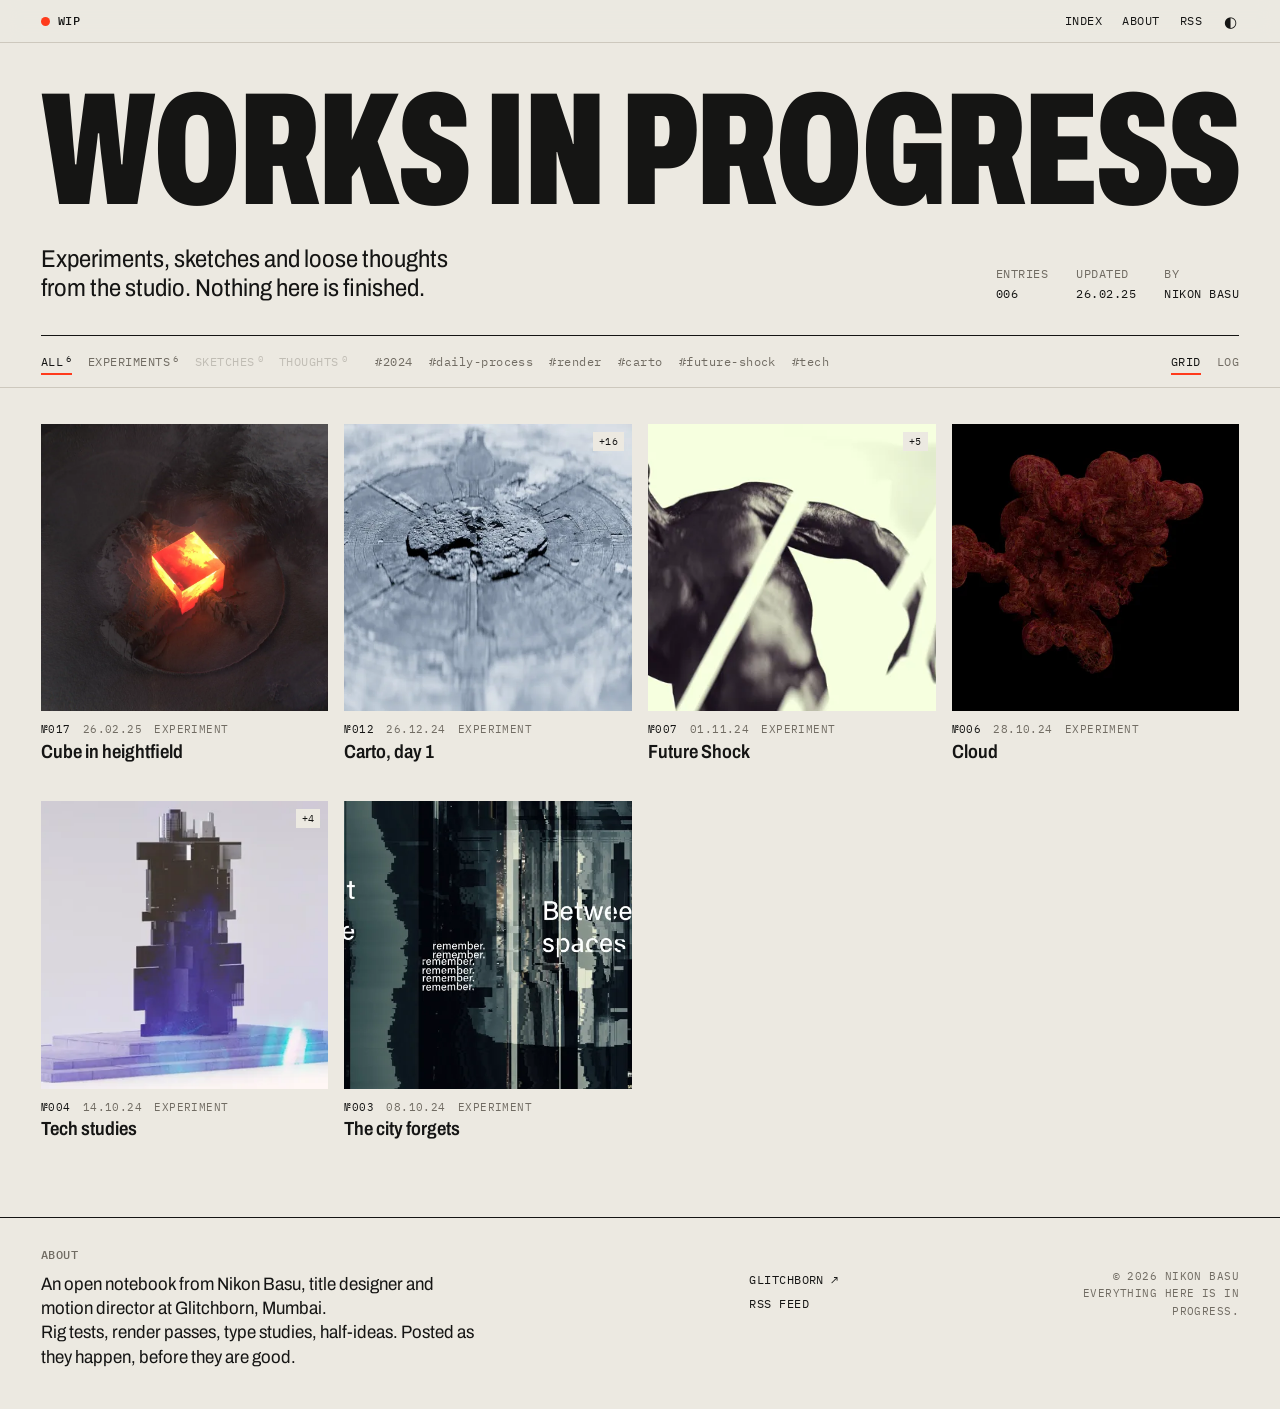
<file: index.html>
<!doctype html>
<html lang="en">
<head>
<meta charset="utf-8">
<meta name="viewport" content="width=device-width,initial-scale=1">
<title>Works in Progress</title>
<meta name="description" content="Experiments, sketches and loose thoughts from the studio. Nothing here is finished.">
<link rel="canonical" href="https://worksinprogress.in/">
<meta property="og:site_name" content="Works in Progress">
<meta property="og:type" content="website">
<meta property="og:title" content="Works in Progress">
<meta property="og:description" content="Experiments, sketches and loose thoughts from the studio. Nothing here is finished.">
<meta property="og:url" content="https://worksinprogress.in/">
<meta property="og:image" content="https://worksinprogress.in/m/cube-in-heightfield/og-3eaf96fa.jpg">
<meta name="twitter:card" content="summary_large_image">
<meta name="theme-color" content="#ECE9E1" media="(prefers-color-scheme: light)">
<meta name="theme-color" content="#0F0F0E" media="(prefers-color-scheme: dark)">
<link rel="icon" href="favicon.svg" type="image/svg+xml">
<link rel="alternate" type="application/rss+xml" title="Works in Progress" href="feed.xml">
<link rel="preconnect" href="https://fonts.googleapis.com">
<link rel="preconnect" href="https://fonts.gstatic.com" crossorigin>
<link rel="stylesheet" href="https://fonts.googleapis.com/css2?family=Archivo:wdth,wght@62..125,100..900&family=IBM+Plex+Mono:wght@400;500&display=swap">
<link rel="stylesheet" href="assets/site.4de25ced.css">
<script>try{var t=localStorage.getItem('wip-theme');if(t)document.documentElement.dataset.theme=t}catch(e){}</script>
</head>
<body class="page-index">
<header class="top">
  <a class="top-mark" href="" aria-label="Works in Progress, index"><span class="rec" aria-hidden="true"></span>WIP</a>
  <nav class="top-nav"><a href="#index">Index</a><a href="#about">About</a><a href="feed.xml">RSS</a><button class="theme" type="button" aria-label="Switch light or dark">◐</button></nav>
</header>
<section class="mast">
  <h1 class="wordmark" data-fit><span>Works in Progress</span></h1>
  <div class="mast-row">
    <p class="tagline">Experiments, sketches and loose thoughts from the studio. Nothing here is finished.</p>
    <dl class="stats">
      <div><dt>Entries</dt><dd>006</dd></div>
      <div><dt>Updated</dt><dd>26.02.25</dd></div>
      <div><dt>By</dt><dd>Nikon Basu</dd></div>
    </dl>
  </div>
</section>
<nav class="filters" id="index" aria-label="Filter entries">
  <div class="chips">
    <button type="button" data-kind="" aria-pressed="true">All<sup>6</sup></button>
    <button type="button" data-kind="experiment" aria-pressed="false">Experiments<sup>6</sup></button>
    <button type="button" data-kind="sketch" aria-pressed="false" disabled>Sketches<sup>0</sup></button>
    <button type="button" data-kind="thought" aria-pressed="false" disabled>Thoughts<sup>0</sup></button>
  </div>
  <div class="tags"><button type="button" data-tag="2024" aria-pressed="false">#2024</button><button type="button" data-tag="daily-process" aria-pressed="false">#daily-process</button><button type="button" data-tag="render" aria-pressed="false">#render</button><button type="button" data-tag="carto" aria-pressed="false">#carto</button><button type="button" data-tag="future-shock" aria-pressed="false">#future-shock</button><button type="button" data-tag="tech" aria-pressed="false">#tech</button></div>
  <div class="views"><button type="button" data-view="grid" aria-pressed="true">Grid</button><button type="button" data-view="log" aria-pressed="false">Log</button></div>
</nav>
<main class="feed" data-view="grid">
<article class="entry" data-kind="experiment" data-tags=" daily-process 2024 render ">
  <a href="p/cube-in-heightfield/">
    <div class="entry-media"><img src="m/cube-in-heightfield/d166aa43.t.webp" alt="" loading="lazy" decoding="async"></div>
    <div class="entry-meta"><span class="no">№017</span><time datetime="2025-02-26">26.02.25</time><span class="kind">Experiment</span></div>
    <h2 class="entry-title">Cube in heightfield</h2>
    <p class="entry-excerpt"></p>
  </a>
</article>
<article class="entry" data-kind="experiment" data-tags=" daily-process 2024 carto render ">
  <a href="p/carto-day-1/">
    <div class="entry-media"><img src="m/carto-day-1/e89d6baf.t.webp" alt="" loading="lazy" decoding="async"><span class="badge">+16</span></div>
    <div class="entry-meta"><span class="no">№012</span><time datetime="2024-12-26">26.12.24</time><span class="kind">Experiment</span></div>
    <h2 class="entry-title">Carto, day 1</h2>
    <p class="entry-excerpt"></p>
  </a>
</article>
<article class="entry" data-kind="experiment" data-tags=" daily-process 2024 future-shock render ">
  <a href="p/future-shock/">
    <div class="entry-media"><img src="m/future-shock/395fd0ac.t.webp" alt="" loading="lazy" decoding="async"><span class="badge">+5</span></div>
    <div class="entry-meta"><span class="no">№007</span><time datetime="2024-11-01">01.11.24</time><span class="kind">Experiment</span></div>
    <h2 class="entry-title">Future Shock</h2>
    <p class="entry-excerpt"></p>
  </a>
</article>
<article class="entry" data-kind="experiment" data-tags=" daily-process 2024 render ">
  <a href="p/cloud/">
    <div class="entry-media"><img src="m/cloud/ad43571a.t.webp" alt="" loading="lazy" decoding="async"></div>
    <div class="entry-meta"><span class="no">№006</span><time datetime="2024-10-28">28.10.24</time><span class="kind">Experiment</span></div>
    <h2 class="entry-title">Cloud</h2>
    <p class="entry-excerpt"></p>
  </a>
</article>
<article class="entry" data-kind="experiment" data-tags=" daily-process 2024 tech render ">
  <a href="p/tech-studies/">
    <div class="entry-media"><img src="m/tech-studies/3f5af193.t.webp" alt="" loading="lazy" decoding="async"><span class="badge">+4</span></div>
    <div class="entry-meta"><span class="no">№004</span><time datetime="2024-10-14">14.10.24</time><span class="kind">Experiment</span></div>
    <h2 class="entry-title">Tech studies</h2>
    <p class="entry-excerpt"></p>
  </a>
</article>
<article class="entry" data-kind="experiment" data-tags=" daily-process 2024 render ">
  <a href="p/the-city-forgets/">
    <div class="entry-media"><img src="m/the-city-forgets/8efc2959.t.webp" alt="" loading="lazy" decoding="async"></div>
    <div class="entry-meta"><span class="no">№003</span><time datetime="2024-10-08">08.10.24</time><span class="kind">Experiment</span></div>
    <h2 class="entry-title">The city forgets</h2>
    <p class="entry-excerpt"></p>
  </a>
</article>
</main>
<p class="empty" hidden>Nothing here yet. Soon.</p>
<footer class="foot" id="about">
  <div class="foot-about"><h2>About</h2><p>An open notebook from Nikon Basu, title designer and motion director at Glitchborn, Mumbai.<br>Rig tests, render passes, type studies, half-ideas. Posted as they happen, before they are good.</p></div>
  <ul class="foot-links"><li><a href="https://glitchborn.tv" target="_blank" rel="noopener">Glitchborn ↗</a></li><li><a href="feed.xml">RSS feed</a></li></ul>
  <p class="foot-small">© 2026 Nikon Basu<br>Everything here is in progress.</p>
</footer>
<script src="assets/site.a9cee5e8.js" defer></script>
</body>
</html>
</file>
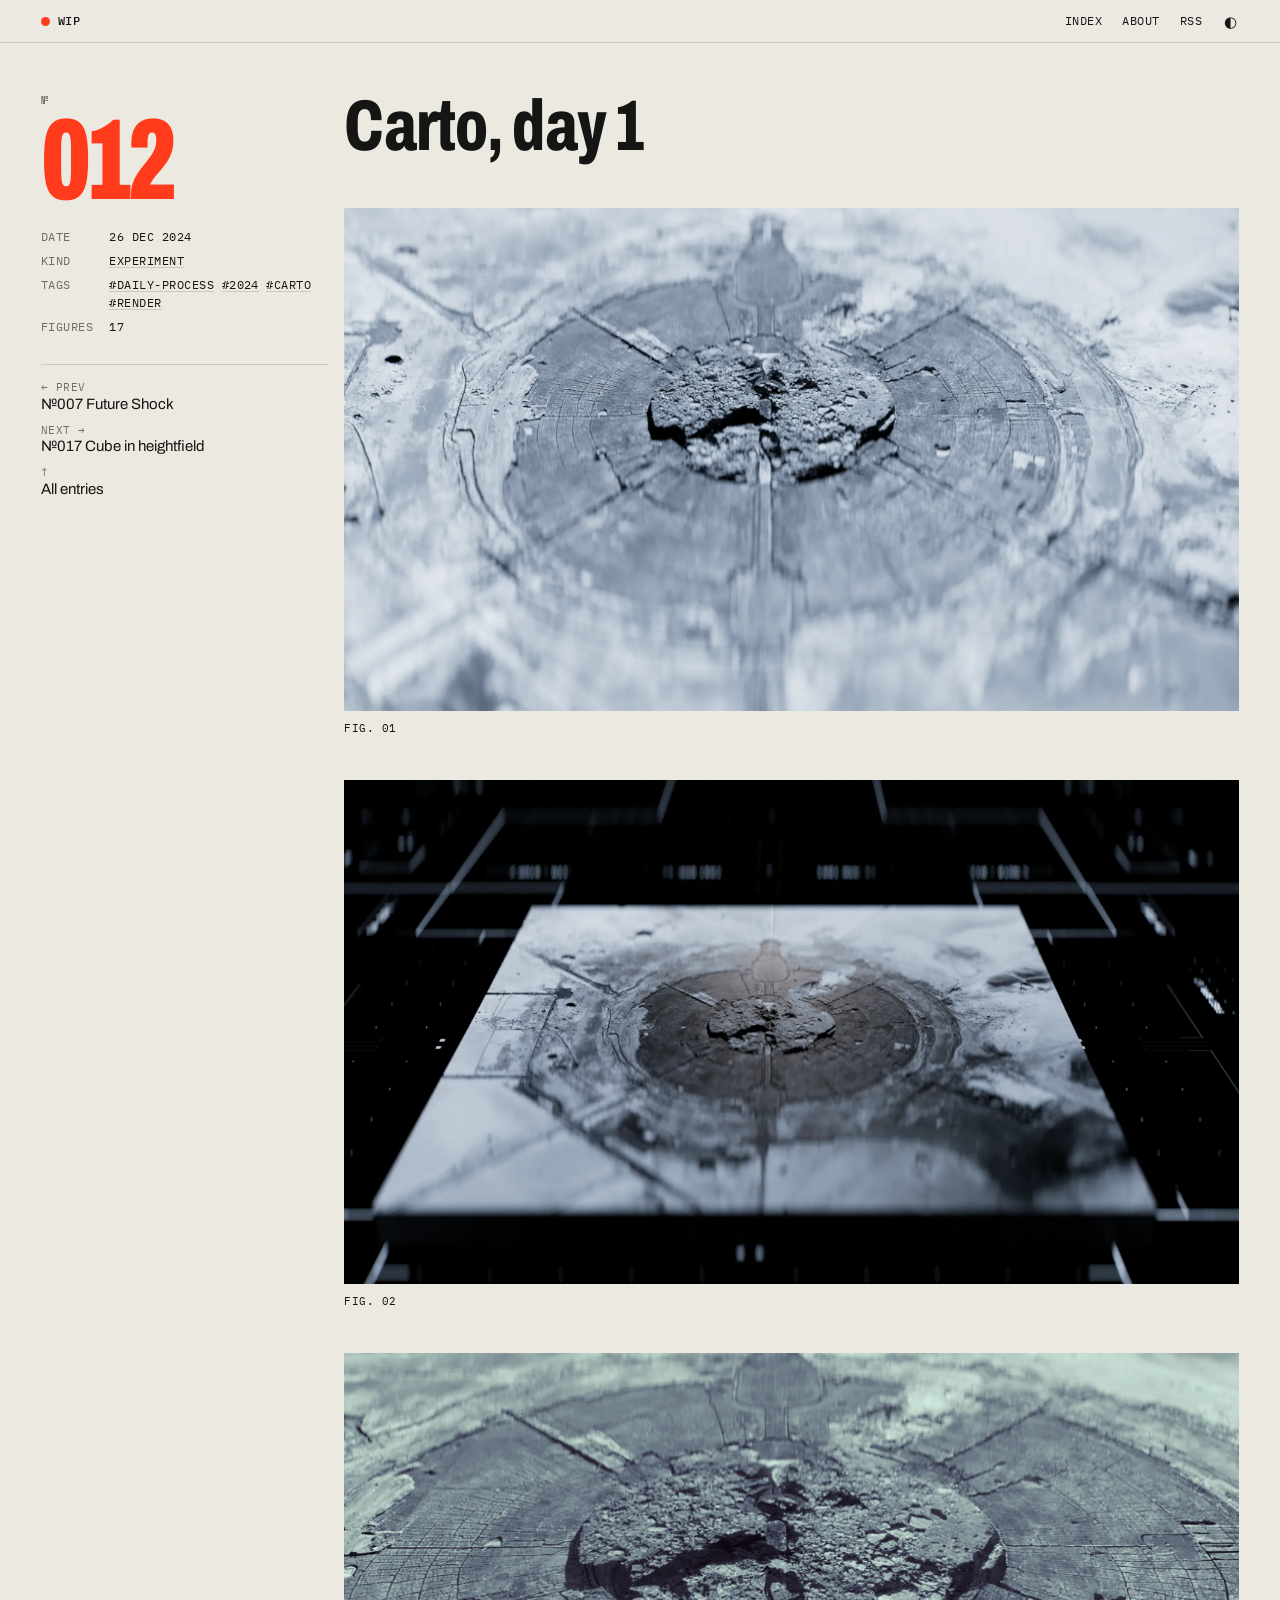
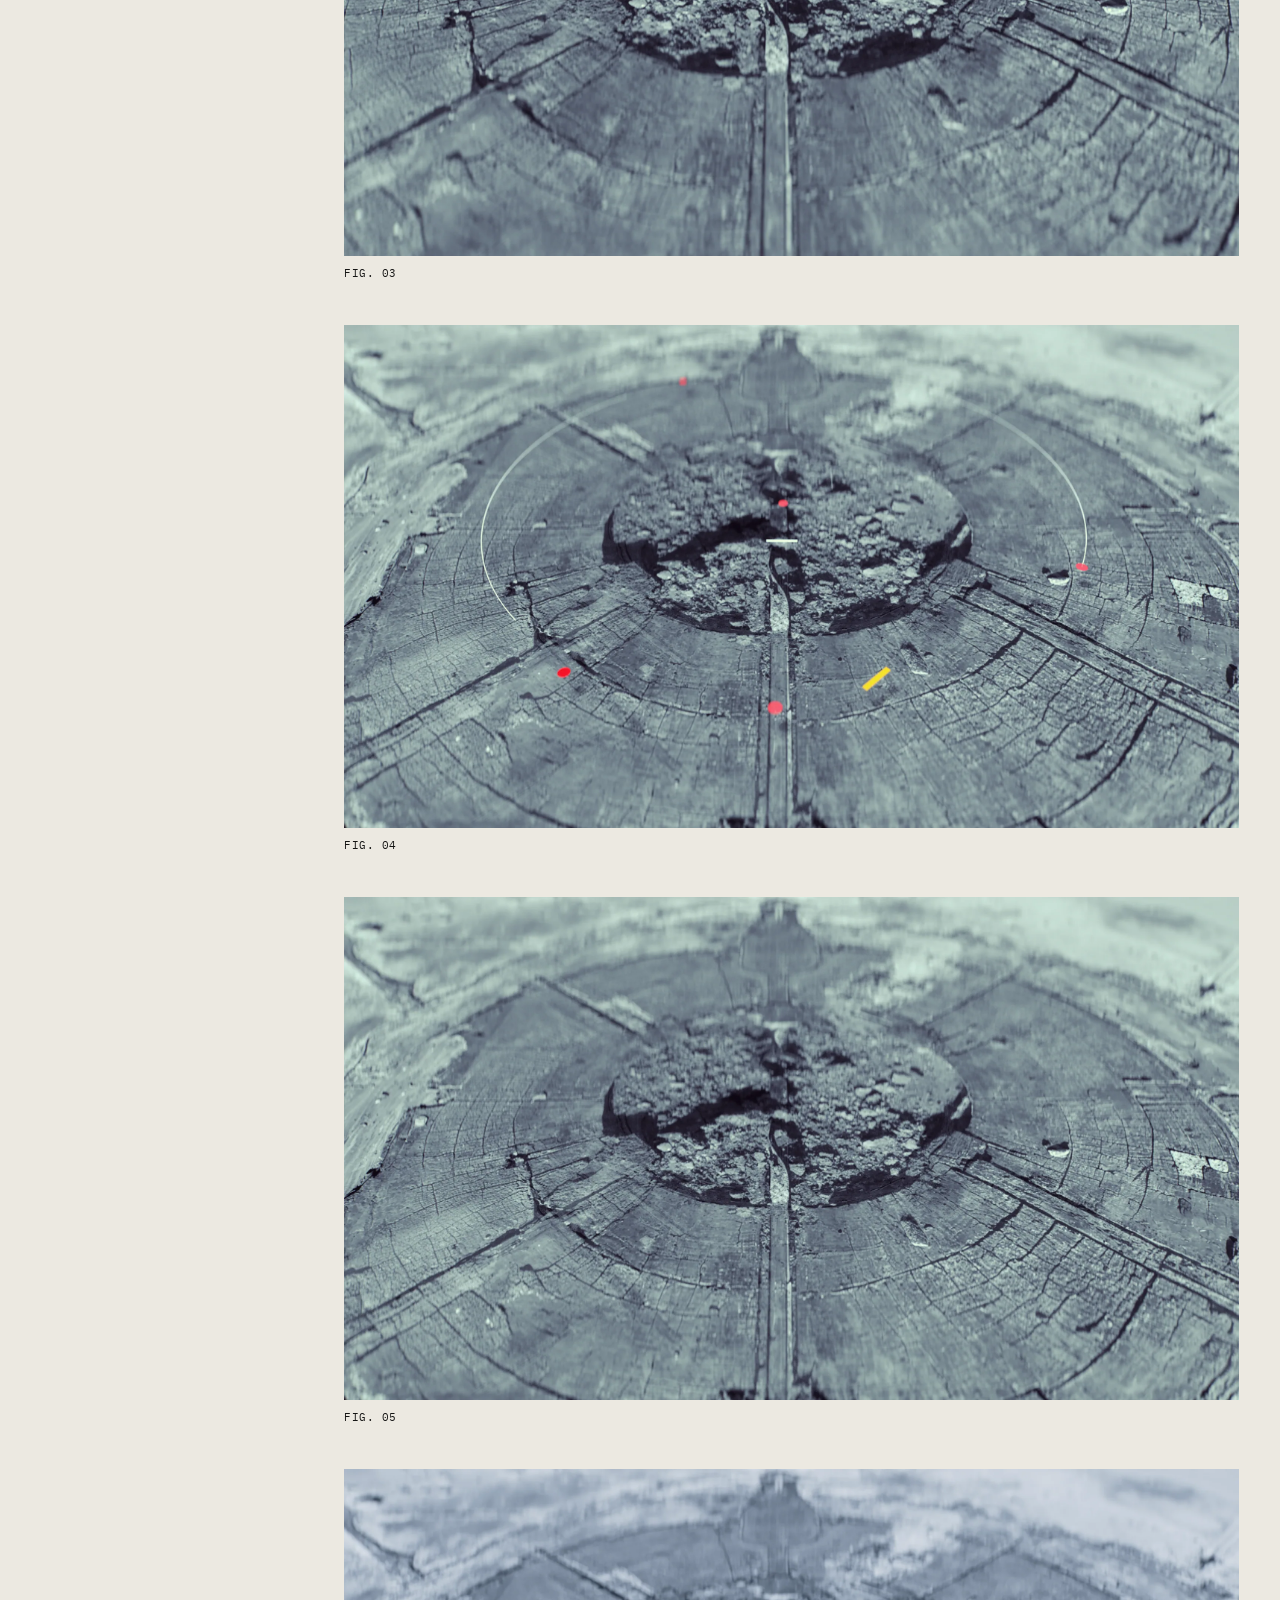
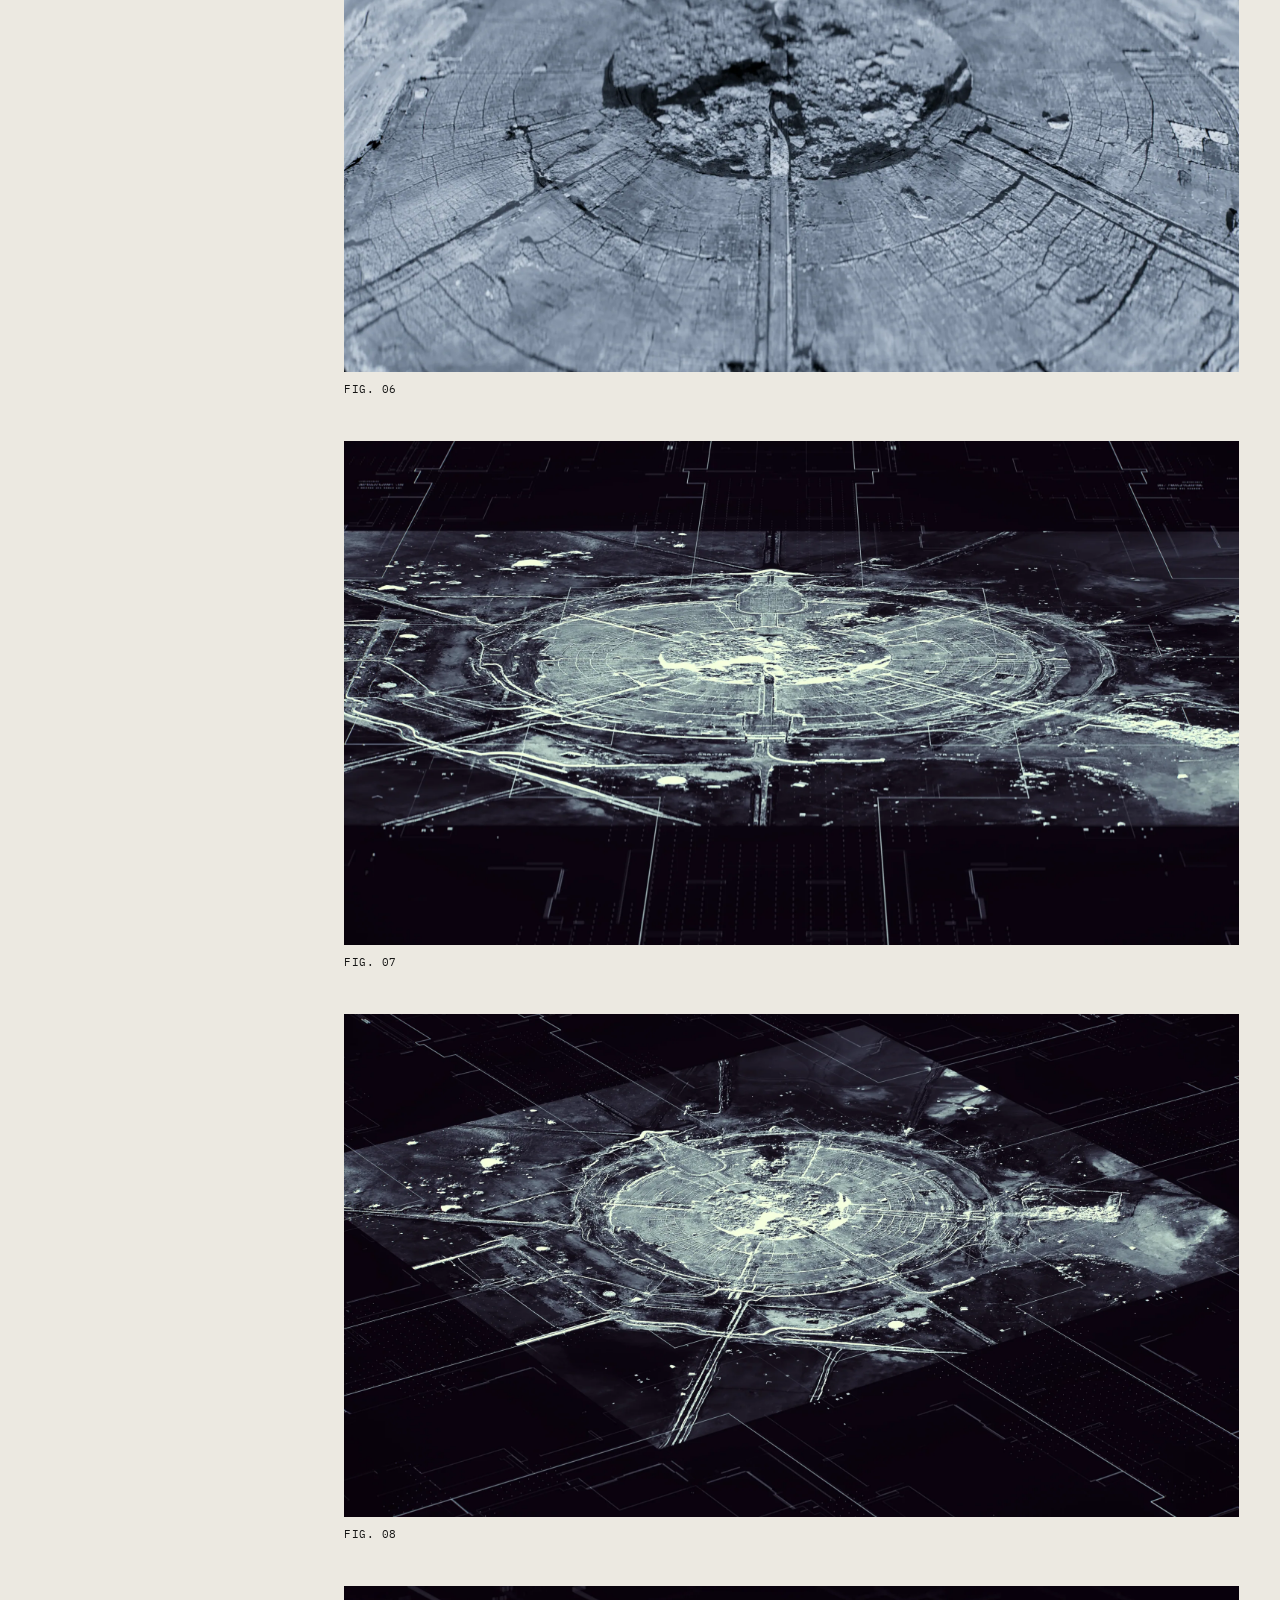
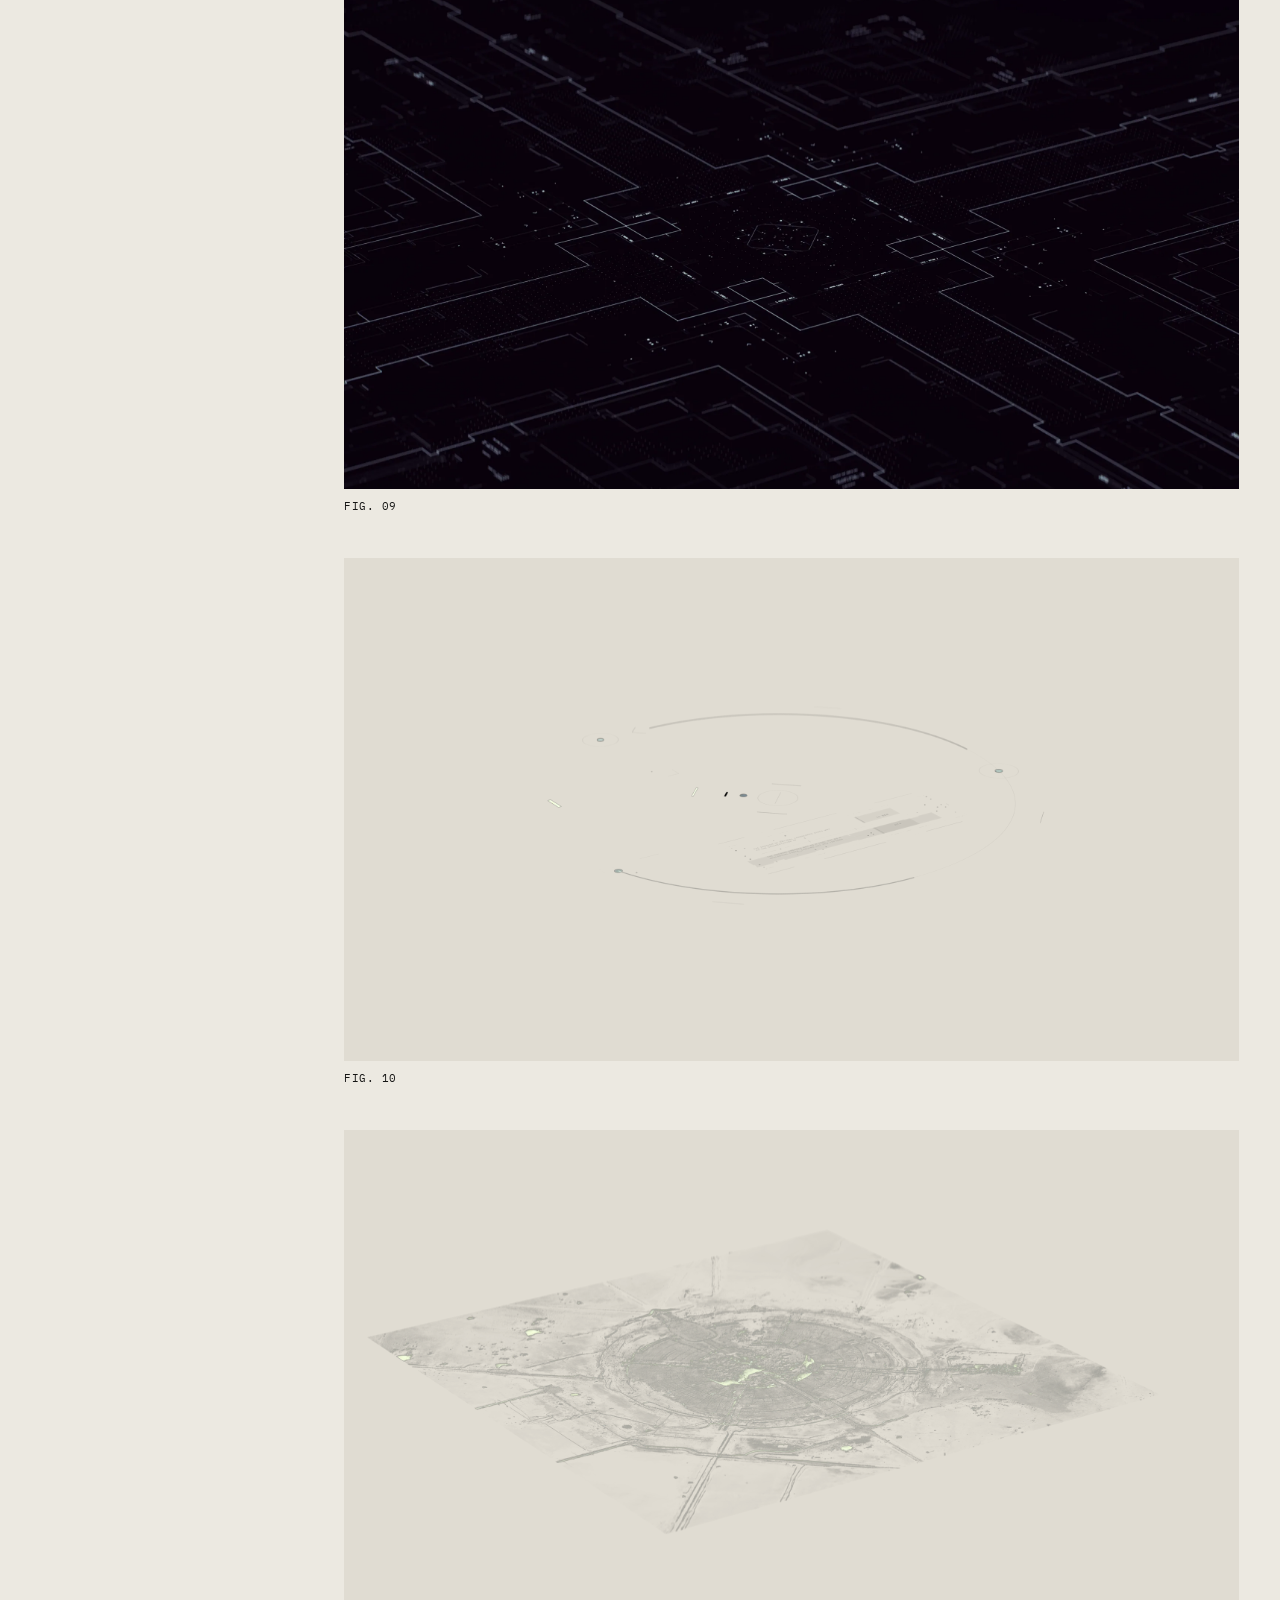
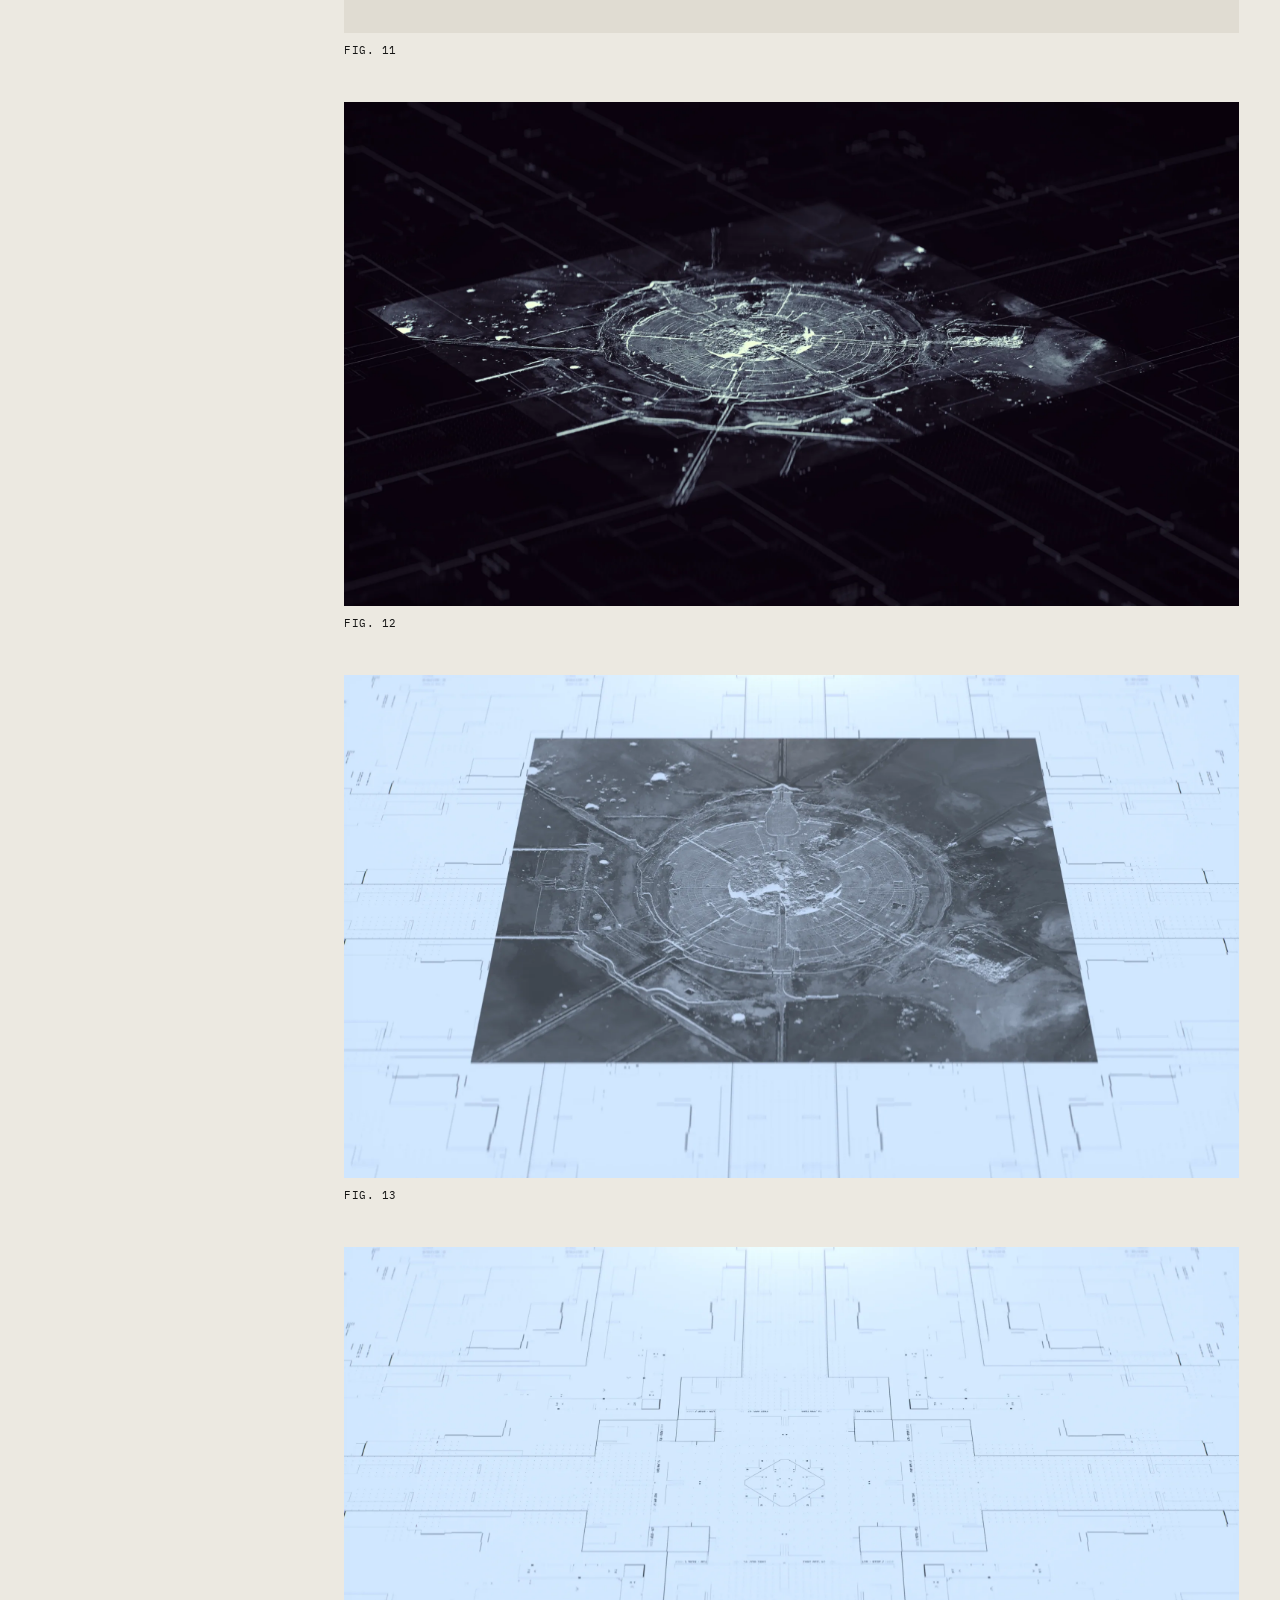
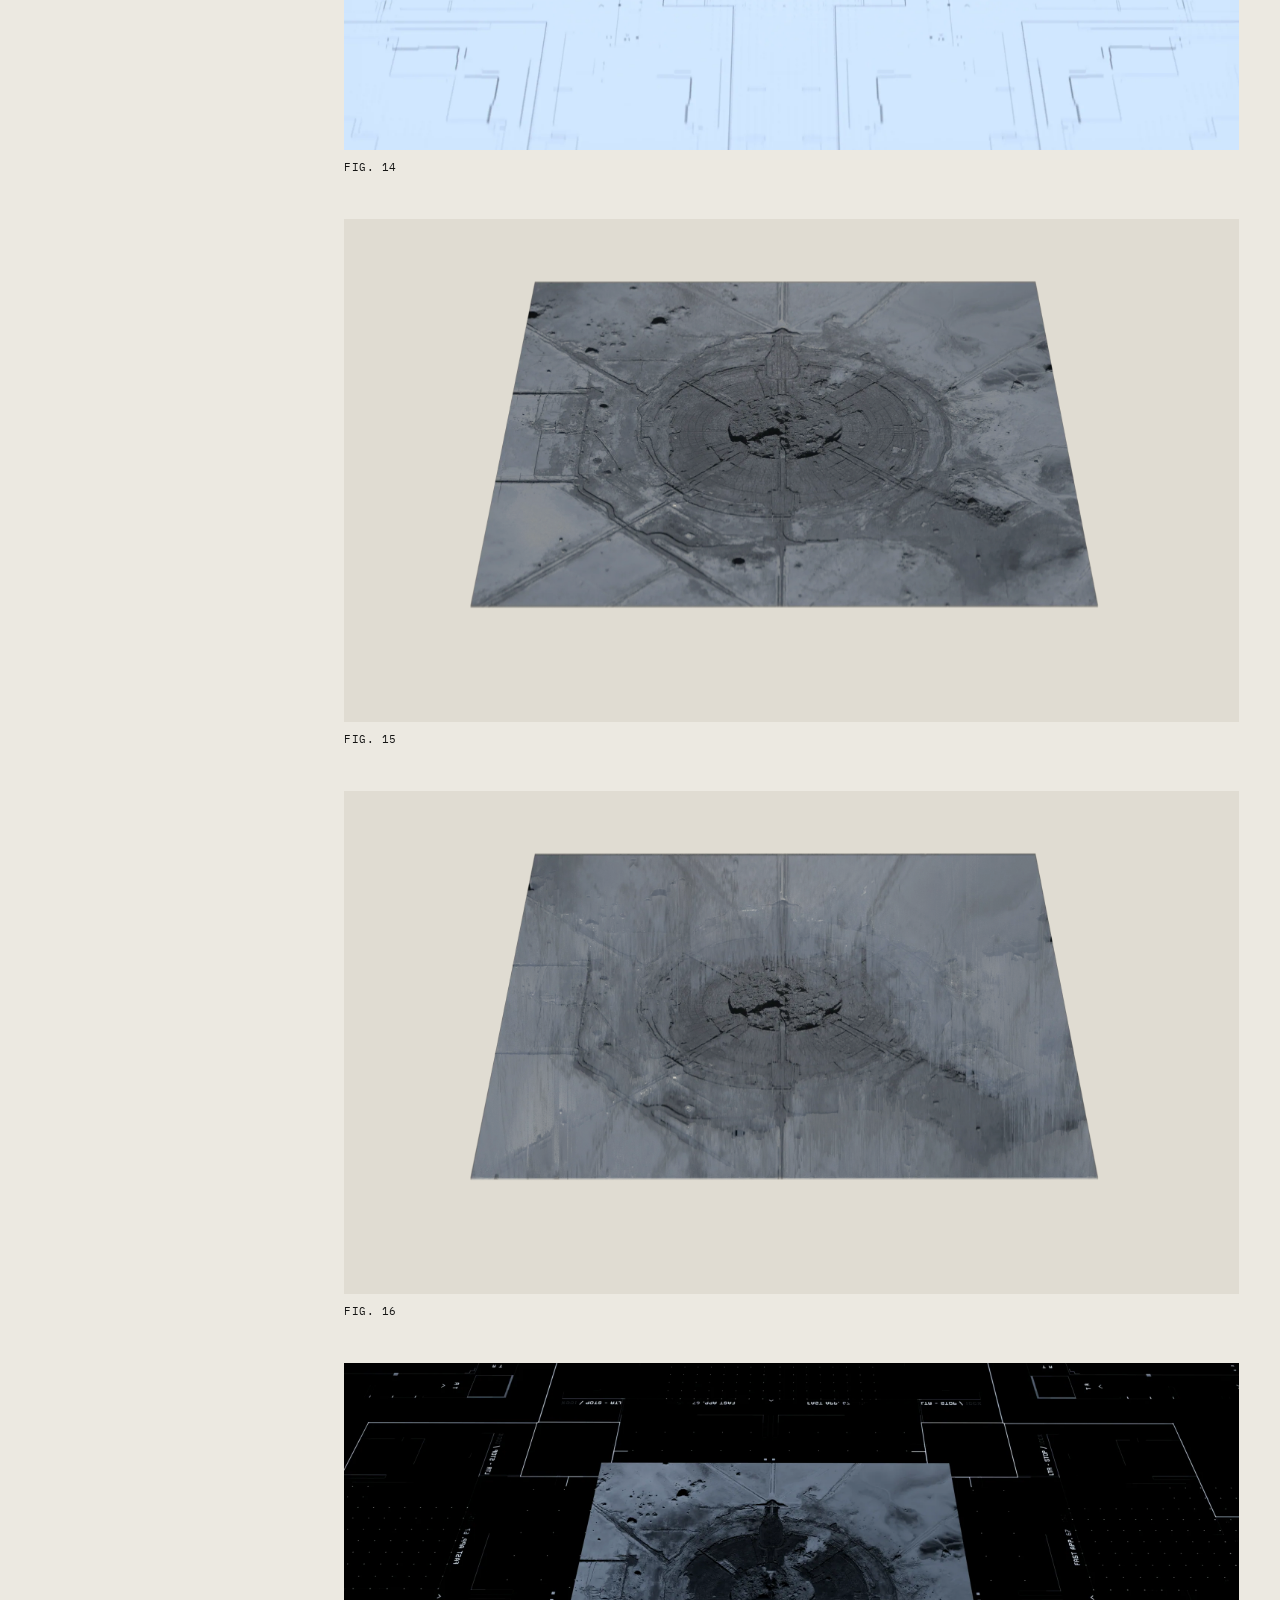
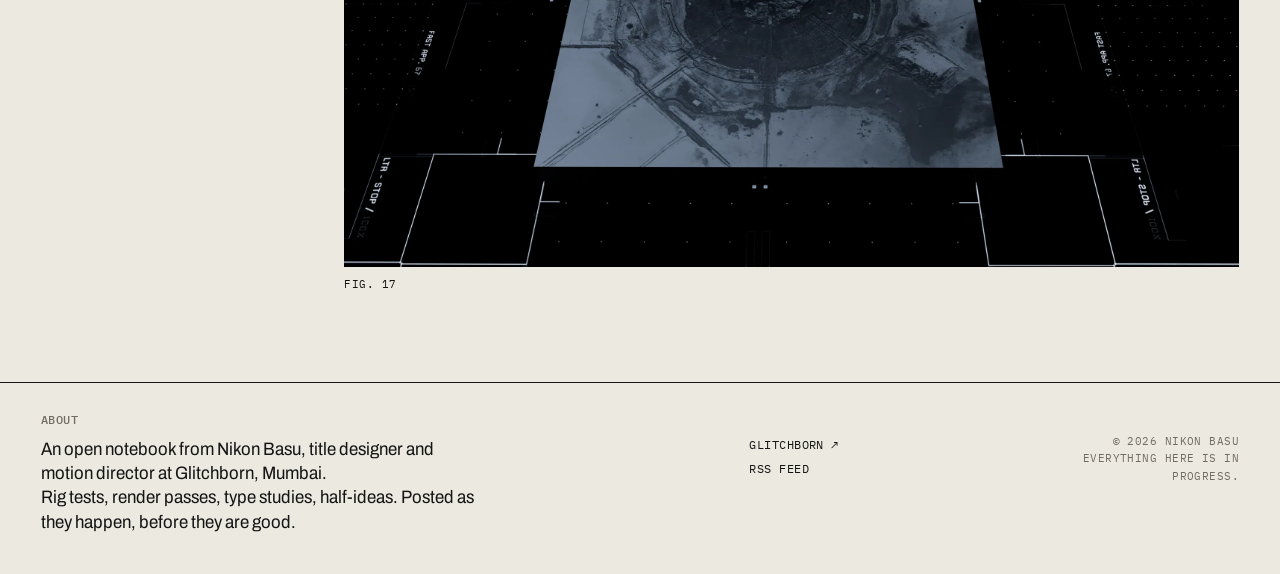
<file: p/carto-day-1/index.html>
<!doctype html>
<html lang="en">
<head>
<meta charset="utf-8">
<meta name="viewport" content="width=device-width,initial-scale=1">
<title>Carto, day 1 — Works in Progress</title>
<meta name="description" content="Experiment №012 — Works in Progress">
<link rel="canonical" href="https://worksinprogress.in/p/carto-day-1/">
<meta property="og:site_name" content="Works in Progress">
<meta property="og:type" content="article">
<meta property="og:title" content="Carto, day 1 — Works in Progress">
<meta property="og:description" content="Experiment №012 — Works in Progress">
<meta property="og:url" content="https://worksinprogress.in/p/carto-day-1/">
<meta property="og:image" content="https://worksinprogress.in/m/carto-day-1/og-23624ebc.jpg">
<meta name="twitter:card" content="summary_large_image">
<meta name="theme-color" content="#ECE9E1" media="(prefers-color-scheme: light)">
<meta name="theme-color" content="#0F0F0E" media="(prefers-color-scheme: dark)">
<link rel="icon" href="../../favicon.svg" type="image/svg+xml">
<link rel="alternate" type="application/rss+xml" title="Works in Progress" href="../../feed.xml">
<link rel="preconnect" href="https://fonts.googleapis.com">
<link rel="preconnect" href="https://fonts.gstatic.com" crossorigin>
<link rel="stylesheet" href="https://fonts.googleapis.com/css2?family=Archivo:wdth,wght@62..125,100..900&family=IBM+Plex+Mono:wght@400;500&display=swap">
<link rel="stylesheet" href="../../assets/site.4de25ced.css">
<script>try{var t=localStorage.getItem('wip-theme');if(t)document.documentElement.dataset.theme=t}catch(e){}</script>
</head>
<body class="page-post">
<header class="top">
  <a class="top-mark" href="../../" aria-label="Works in Progress, index"><span class="rec" aria-hidden="true"></span>WIP</a>
  <nav class="top-nav"><a href="../../#index">Index</a><a href="../../#about">About</a><a href="../../feed.xml">RSS</a><button class="theme" type="button" aria-label="Switch light or dark">◐</button></nav>
</header>
<article class="post">
  <aside class="post-side">
    <div class="post-no"><small>№</small>012</div>
    <dl class="post-facts">
      <dt>Date</dt><dd><time datetime="2024-12-26">26 Dec 2024</time></dd>
      <dt>Kind</dt><dd><a href="../../#kind=experiment">Experiment</a></dd>
      <dt>Tags</dt><dd><a href="../../#tag=daily-process">#daily-process</a> <a href="../../#tag=2024">#2024</a> <a href="../../#tag=carto">#carto</a> <a href="../../#tag=render">#render</a></dd>
      <dt>Figures</dt><dd>17</dd>
      
    </dl>
    <nav class="post-nav"><a rel="prev" href="../../p/future-shock/"><span>← Prev</span> №007 Future Shock</a><a rel="next" href="../../p/cube-in-heightfield/"><span>Next →</span> №017 Cube in heightfield</a><a href="../../#index"><span>↑</span> All entries</a></nav>
  </aside>
  <div class="post-main">
    <h1 class="post-title">Carto, day 1</h1>
    
    <div class="post-media"><figure class="fig" id="fig-1"><img src="../../m/carto-day-1/e89d6baf.webp" width="2400" height="1350" alt="" fetchpriority="high" decoding="async"><figcaption><span>Fig. 01</span></figcaption></figure>
<figure class="fig" id="fig-2"><img src="../../m/carto-day-1/a49d1b5a.webp" width="2400" height="1350" alt="" loading="lazy" decoding="async"><figcaption><span>Fig. 02</span></figcaption></figure>
<figure class="fig" id="fig-3"><img src="../../m/carto-day-1/afea89fe.webp" width="2400" height="1350" alt="" loading="lazy" decoding="async"><figcaption><span>Fig. 03</span></figcaption></figure>
<figure class="fig" id="fig-4"><img src="../../m/carto-day-1/3251ff65.webp" width="2400" height="1350" alt="" loading="lazy" decoding="async"><figcaption><span>Fig. 04</span></figcaption></figure>
<figure class="fig" id="fig-5"><img src="../../m/carto-day-1/e29821df.webp" width="2400" height="1350" alt="" loading="lazy" decoding="async"><figcaption><span>Fig. 05</span></figcaption></figure>
<figure class="fig" id="fig-6"><img src="../../m/carto-day-1/94e1609f.webp" width="2400" height="1350" alt="" loading="lazy" decoding="async"><figcaption><span>Fig. 06</span></figcaption></figure>
<figure class="fig" id="fig-7"><img src="../../m/carto-day-1/3ea7c2eb.webp" width="2400" height="1350" alt="" loading="lazy" decoding="async"><figcaption><span>Fig. 07</span></figcaption></figure>
<figure class="fig" id="fig-8"><img src="../../m/carto-day-1/94f9d220.webp" width="2400" height="1350" alt="" loading="lazy" decoding="async"><figcaption><span>Fig. 08</span></figcaption></figure>
<figure class="fig" id="fig-9"><img src="../../m/carto-day-1/03d7ec1c.webp" width="2400" height="1350" alt="" loading="lazy" decoding="async"><figcaption><span>Fig. 09</span></figcaption></figure>
<figure class="fig" id="fig-10"><img src="../../m/carto-day-1/f8745f3a.webp" width="2400" height="1350" alt="" loading="lazy" decoding="async"><figcaption><span>Fig. 10</span></figcaption></figure>
<figure class="fig" id="fig-11"><img src="../../m/carto-day-1/9db6e727.webp" width="2400" height="1350" alt="" loading="lazy" decoding="async"><figcaption><span>Fig. 11</span></figcaption></figure>
<figure class="fig" id="fig-12"><img src="../../m/carto-day-1/3c297376.webp" width="2400" height="1350" alt="" loading="lazy" decoding="async"><figcaption><span>Fig. 12</span></figcaption></figure>
<figure class="fig" id="fig-13"><img src="../../m/carto-day-1/050cb29f.webp" width="2400" height="1350" alt="" loading="lazy" decoding="async"><figcaption><span>Fig. 13</span></figcaption></figure>
<figure class="fig" id="fig-14"><img src="../../m/carto-day-1/10ca3da8.webp" width="2400" height="1350" alt="" loading="lazy" decoding="async"><figcaption><span>Fig. 14</span></figcaption></figure>
<figure class="fig" id="fig-15"><img src="../../m/carto-day-1/fb2af37e.webp" width="2400" height="1350" alt="" loading="lazy" decoding="async"><figcaption><span>Fig. 15</span></figcaption></figure>
<figure class="fig" id="fig-16"><img src="../../m/carto-day-1/e23e5fdf.webp" width="2400" height="1350" alt="" loading="lazy" decoding="async"><figcaption><span>Fig. 16</span></figcaption></figure>
<figure class="fig" id="fig-17"><img src="../../m/carto-day-1/dce115a9.webp" width="2400" height="1350" alt="" loading="lazy" decoding="async"><figcaption><span>Fig. 17</span></figcaption></figure></div>
  </div>
</article>
<footer class="foot" id="about">
  <div class="foot-about"><h2>About</h2><p>An open notebook from Nikon Basu, title designer and motion director at Glitchborn, Mumbai.<br>Rig tests, render passes, type studies, half-ideas. Posted as they happen, before they are good.</p></div>
  <ul class="foot-links"><li><a href="https://glitchborn.tv" target="_blank" rel="noopener">Glitchborn ↗</a></li><li><a href="../../feed.xml">RSS feed</a></li></ul>
  <p class="foot-small">© 2026 Nikon Basu<br>Everything here is in progress.</p>
</footer>
<script src="../../assets/site.a9cee5e8.js" defer></script>
</body>
</html>
</file>
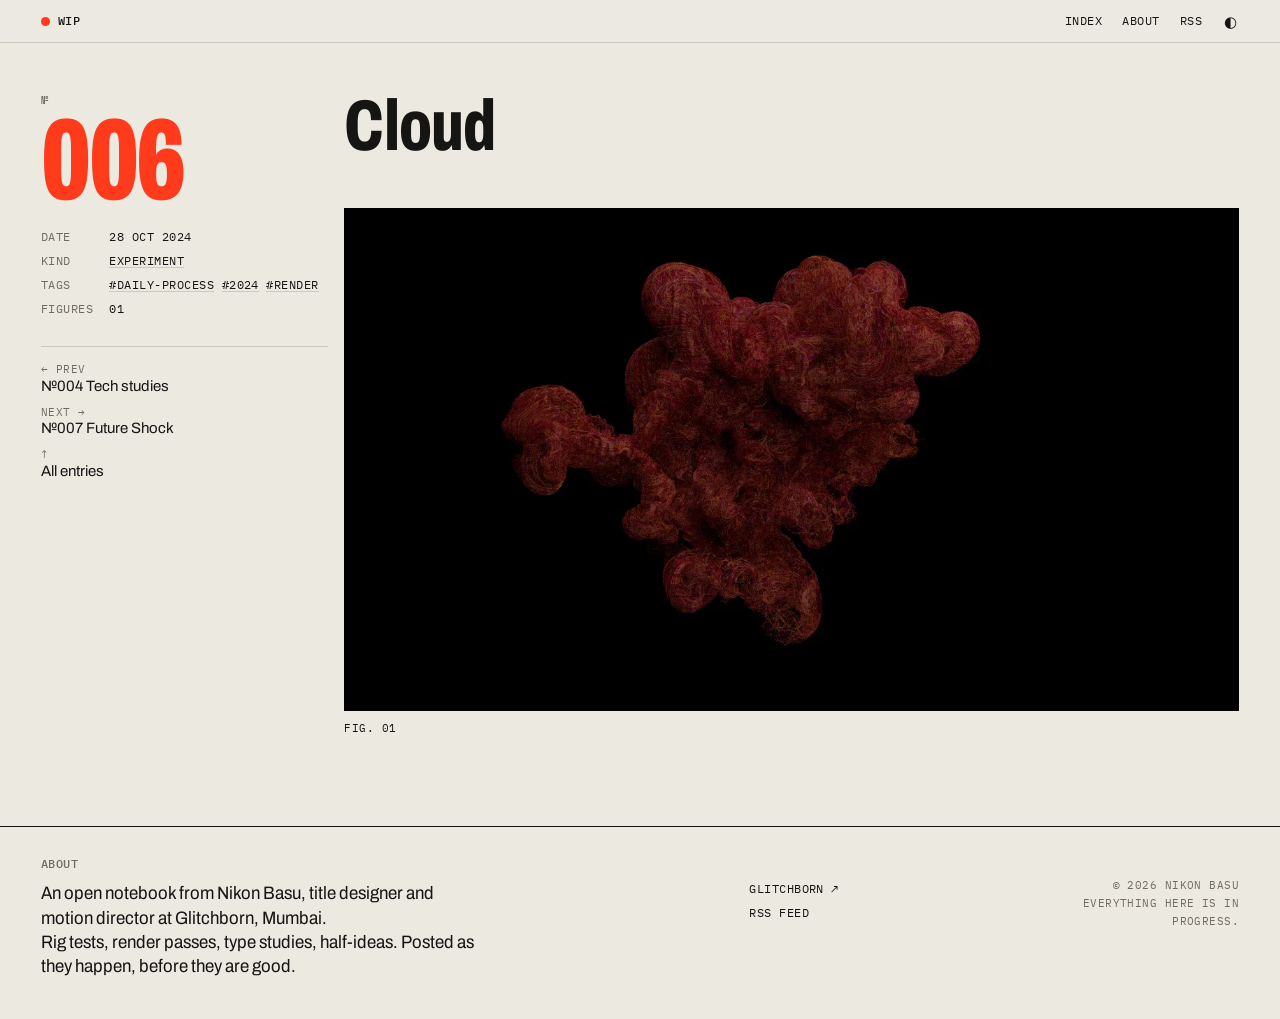
<file: p/cloud/index.html>
<!doctype html>
<html lang="en">
<head>
<meta charset="utf-8">
<meta name="viewport" content="width=device-width,initial-scale=1">
<title>Cloud — Works in Progress</title>
<meta name="description" content="Experiment №006 — Works in Progress">
<link rel="canonical" href="https://worksinprogress.in/p/cloud/">
<meta property="og:site_name" content="Works in Progress">
<meta property="og:type" content="article">
<meta property="og:title" content="Cloud — Works in Progress">
<meta property="og:description" content="Experiment №006 — Works in Progress">
<meta property="og:url" content="https://worksinprogress.in/p/cloud/">
<meta property="og:image" content="https://worksinprogress.in/m/cloud/og-db92f08e.jpg">
<meta name="twitter:card" content="summary_large_image">
<meta name="theme-color" content="#ECE9E1" media="(prefers-color-scheme: light)">
<meta name="theme-color" content="#0F0F0E" media="(prefers-color-scheme: dark)">
<link rel="icon" href="../../favicon.svg" type="image/svg+xml">
<link rel="alternate" type="application/rss+xml" title="Works in Progress" href="../../feed.xml">
<link rel="preconnect" href="https://fonts.googleapis.com">
<link rel="preconnect" href="https://fonts.gstatic.com" crossorigin>
<link rel="stylesheet" href="https://fonts.googleapis.com/css2?family=Archivo:wdth,wght@62..125,100..900&family=IBM+Plex+Mono:wght@400;500&display=swap">
<link rel="stylesheet" href="../../assets/site.4de25ced.css">
<script>try{var t=localStorage.getItem('wip-theme');if(t)document.documentElement.dataset.theme=t}catch(e){}</script>
</head>
<body class="page-post">
<header class="top">
  <a class="top-mark" href="../../" aria-label="Works in Progress, index"><span class="rec" aria-hidden="true"></span>WIP</a>
  <nav class="top-nav"><a href="../../#index">Index</a><a href="../../#about">About</a><a href="../../feed.xml">RSS</a><button class="theme" type="button" aria-label="Switch light or dark">◐</button></nav>
</header>
<article class="post">
  <aside class="post-side">
    <div class="post-no"><small>№</small>006</div>
    <dl class="post-facts">
      <dt>Date</dt><dd><time datetime="2024-10-28">28 Oct 2024</time></dd>
      <dt>Kind</dt><dd><a href="../../#kind=experiment">Experiment</a></dd>
      <dt>Tags</dt><dd><a href="../../#tag=daily-process">#daily-process</a> <a href="../../#tag=2024">#2024</a> <a href="../../#tag=render">#render</a></dd>
      <dt>Figures</dt><dd>01</dd>
      
    </dl>
    <nav class="post-nav"><a rel="prev" href="../../p/tech-studies/"><span>← Prev</span> №004 Tech studies</a><a rel="next" href="../../p/future-shock/"><span>Next →</span> №007 Future Shock</a><a href="../../#index"><span>↑</span> All entries</a></nav>
  </aside>
  <div class="post-main">
    <h1 class="post-title">Cloud</h1>
    
    <div class="post-media"><figure class="fig" id="fig-1"><img src="../../m/cloud/ad43571a.webp" width="1280" height="720" alt="" fetchpriority="high" decoding="async"><figcaption><span>Fig. 01</span></figcaption></figure></div>
  </div>
</article>
<footer class="foot" id="about">
  <div class="foot-about"><h2>About</h2><p>An open notebook from Nikon Basu, title designer and motion director at Glitchborn, Mumbai.<br>Rig tests, render passes, type studies, half-ideas. Posted as they happen, before they are good.</p></div>
  <ul class="foot-links"><li><a href="https://glitchborn.tv" target="_blank" rel="noopener">Glitchborn ↗</a></li><li><a href="../../feed.xml">RSS feed</a></li></ul>
  <p class="foot-small">© 2026 Nikon Basu<br>Everything here is in progress.</p>
</footer>
<script src="../../assets/site.a9cee5e8.js" defer></script>
</body>
</html>
</file>
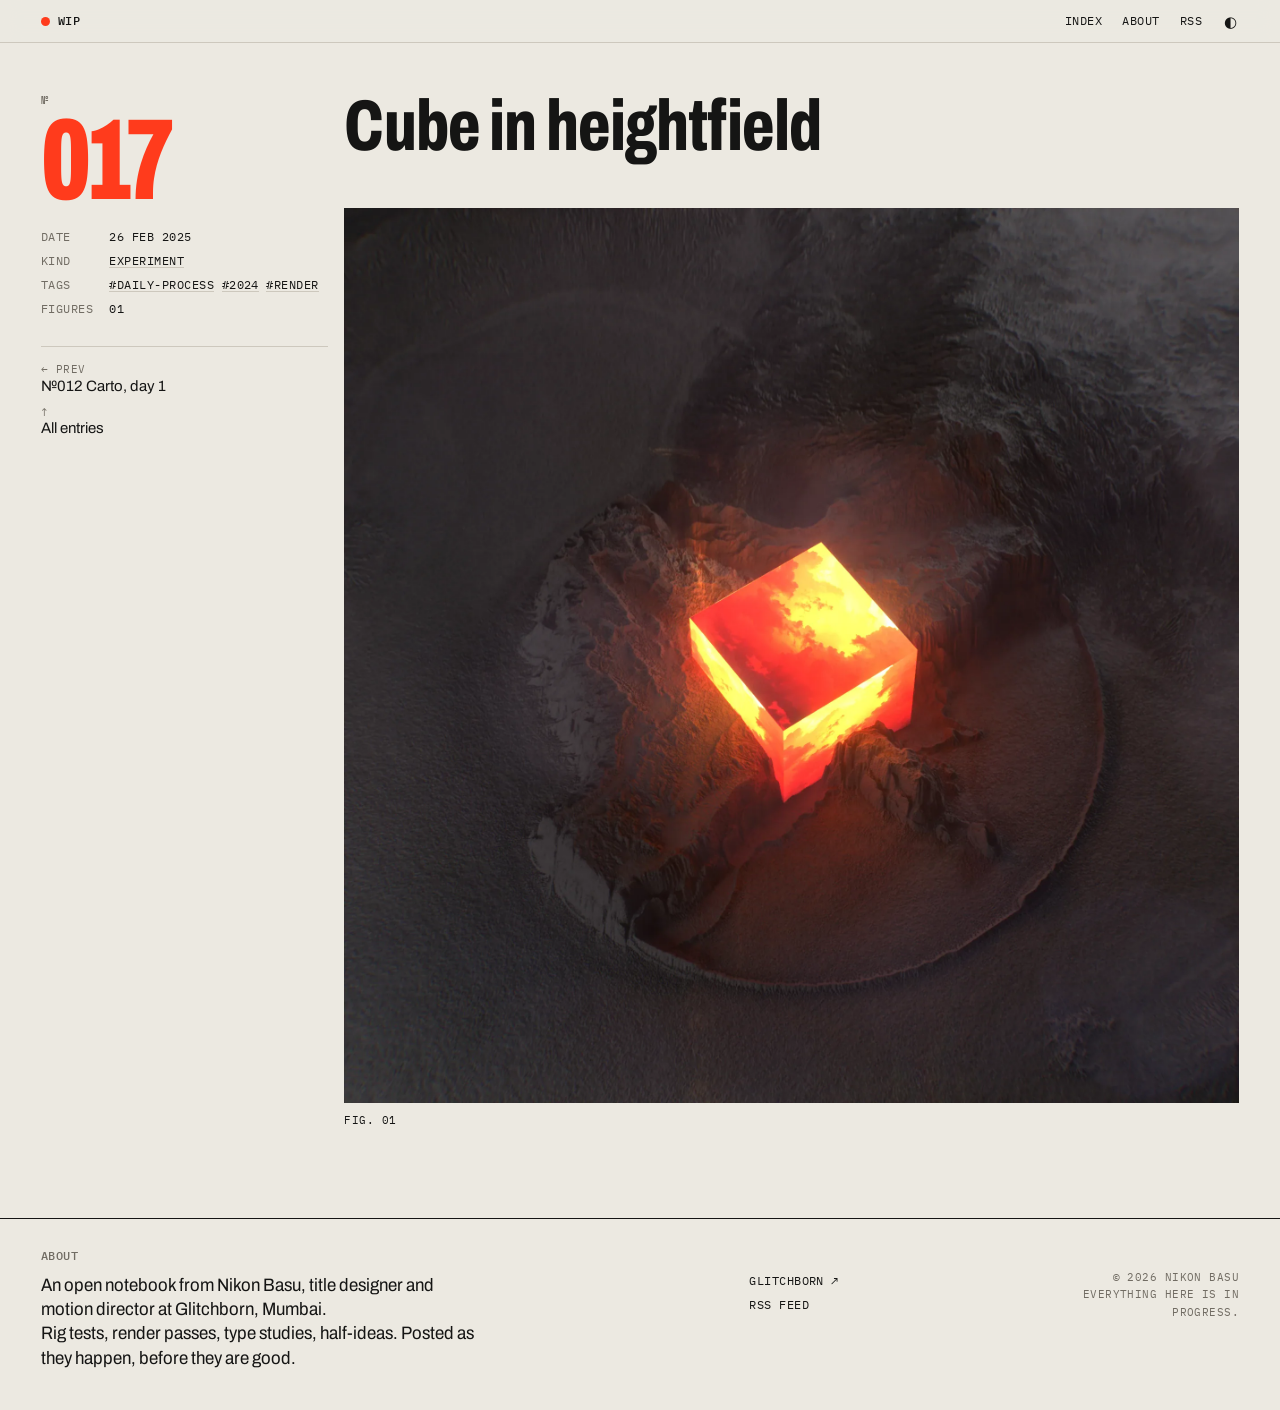
<file: p/cube-in-heightfield/index.html>
<!doctype html>
<html lang="en">
<head>
<meta charset="utf-8">
<meta name="viewport" content="width=device-width,initial-scale=1">
<title>Cube in heightfield — Works in Progress</title>
<meta name="description" content="Experiment №017 — Works in Progress">
<link rel="canonical" href="https://worksinprogress.in/p/cube-in-heightfield/">
<meta property="og:site_name" content="Works in Progress">
<meta property="og:type" content="article">
<meta property="og:title" content="Cube in heightfield — Works in Progress">
<meta property="og:description" content="Experiment №017 — Works in Progress">
<meta property="og:url" content="https://worksinprogress.in/p/cube-in-heightfield/">
<meta property="og:image" content="https://worksinprogress.in/m/cube-in-heightfield/og-3eaf96fa.jpg">
<meta name="twitter:card" content="summary_large_image">
<meta name="theme-color" content="#ECE9E1" media="(prefers-color-scheme: light)">
<meta name="theme-color" content="#0F0F0E" media="(prefers-color-scheme: dark)">
<link rel="icon" href="../../favicon.svg" type="image/svg+xml">
<link rel="alternate" type="application/rss+xml" title="Works in Progress" href="../../feed.xml">
<link rel="preconnect" href="https://fonts.googleapis.com">
<link rel="preconnect" href="https://fonts.gstatic.com" crossorigin>
<link rel="stylesheet" href="https://fonts.googleapis.com/css2?family=Archivo:wdth,wght@62..125,100..900&family=IBM+Plex+Mono:wght@400;500&display=swap">
<link rel="stylesheet" href="../../assets/site.4de25ced.css">
<script>try{var t=localStorage.getItem('wip-theme');if(t)document.documentElement.dataset.theme=t}catch(e){}</script>
</head>
<body class="page-post">
<header class="top">
  <a class="top-mark" href="../../" aria-label="Works in Progress, index"><span class="rec" aria-hidden="true"></span>WIP</a>
  <nav class="top-nav"><a href="../../#index">Index</a><a href="../../#about">About</a><a href="../../feed.xml">RSS</a><button class="theme" type="button" aria-label="Switch light or dark">◐</button></nav>
</header>
<article class="post">
  <aside class="post-side">
    <div class="post-no"><small>№</small>017</div>
    <dl class="post-facts">
      <dt>Date</dt><dd><time datetime="2025-02-26">26 Feb 2025</time></dd>
      <dt>Kind</dt><dd><a href="../../#kind=experiment">Experiment</a></dd>
      <dt>Tags</dt><dd><a href="../../#tag=daily-process">#daily-process</a> <a href="../../#tag=2024">#2024</a> <a href="../../#tag=render">#render</a></dd>
      <dt>Figures</dt><dd>01</dd>
      
    </dl>
    <nav class="post-nav"><a rel="prev" href="../../p/carto-day-1/"><span>← Prev</span> №012 Carto, day 1</a><a href="../../#index"><span>↑</span> All entries</a></nav>
  </aside>
  <div class="post-main">
    <h1 class="post-title">Cube in heightfield</h1>
    
    <div class="post-media"><figure class="fig" id="fig-1"><img src="../../m/cube-in-heightfield/d166aa43.webp" width="2000" height="2000" alt="" fetchpriority="high" decoding="async"><figcaption><span>Fig. 01</span></figcaption></figure></div>
  </div>
</article>
<footer class="foot" id="about">
  <div class="foot-about"><h2>About</h2><p>An open notebook from Nikon Basu, title designer and motion director at Glitchborn, Mumbai.<br>Rig tests, render passes, type studies, half-ideas. Posted as they happen, before they are good.</p></div>
  <ul class="foot-links"><li><a href="https://glitchborn.tv" target="_blank" rel="noopener">Glitchborn ↗</a></li><li><a href="../../feed.xml">RSS feed</a></li></ul>
  <p class="foot-small">© 2026 Nikon Basu<br>Everything here is in progress.</p>
</footer>
<script src="../../assets/site.a9cee5e8.js" defer></script>
</body>
</html>
</file>
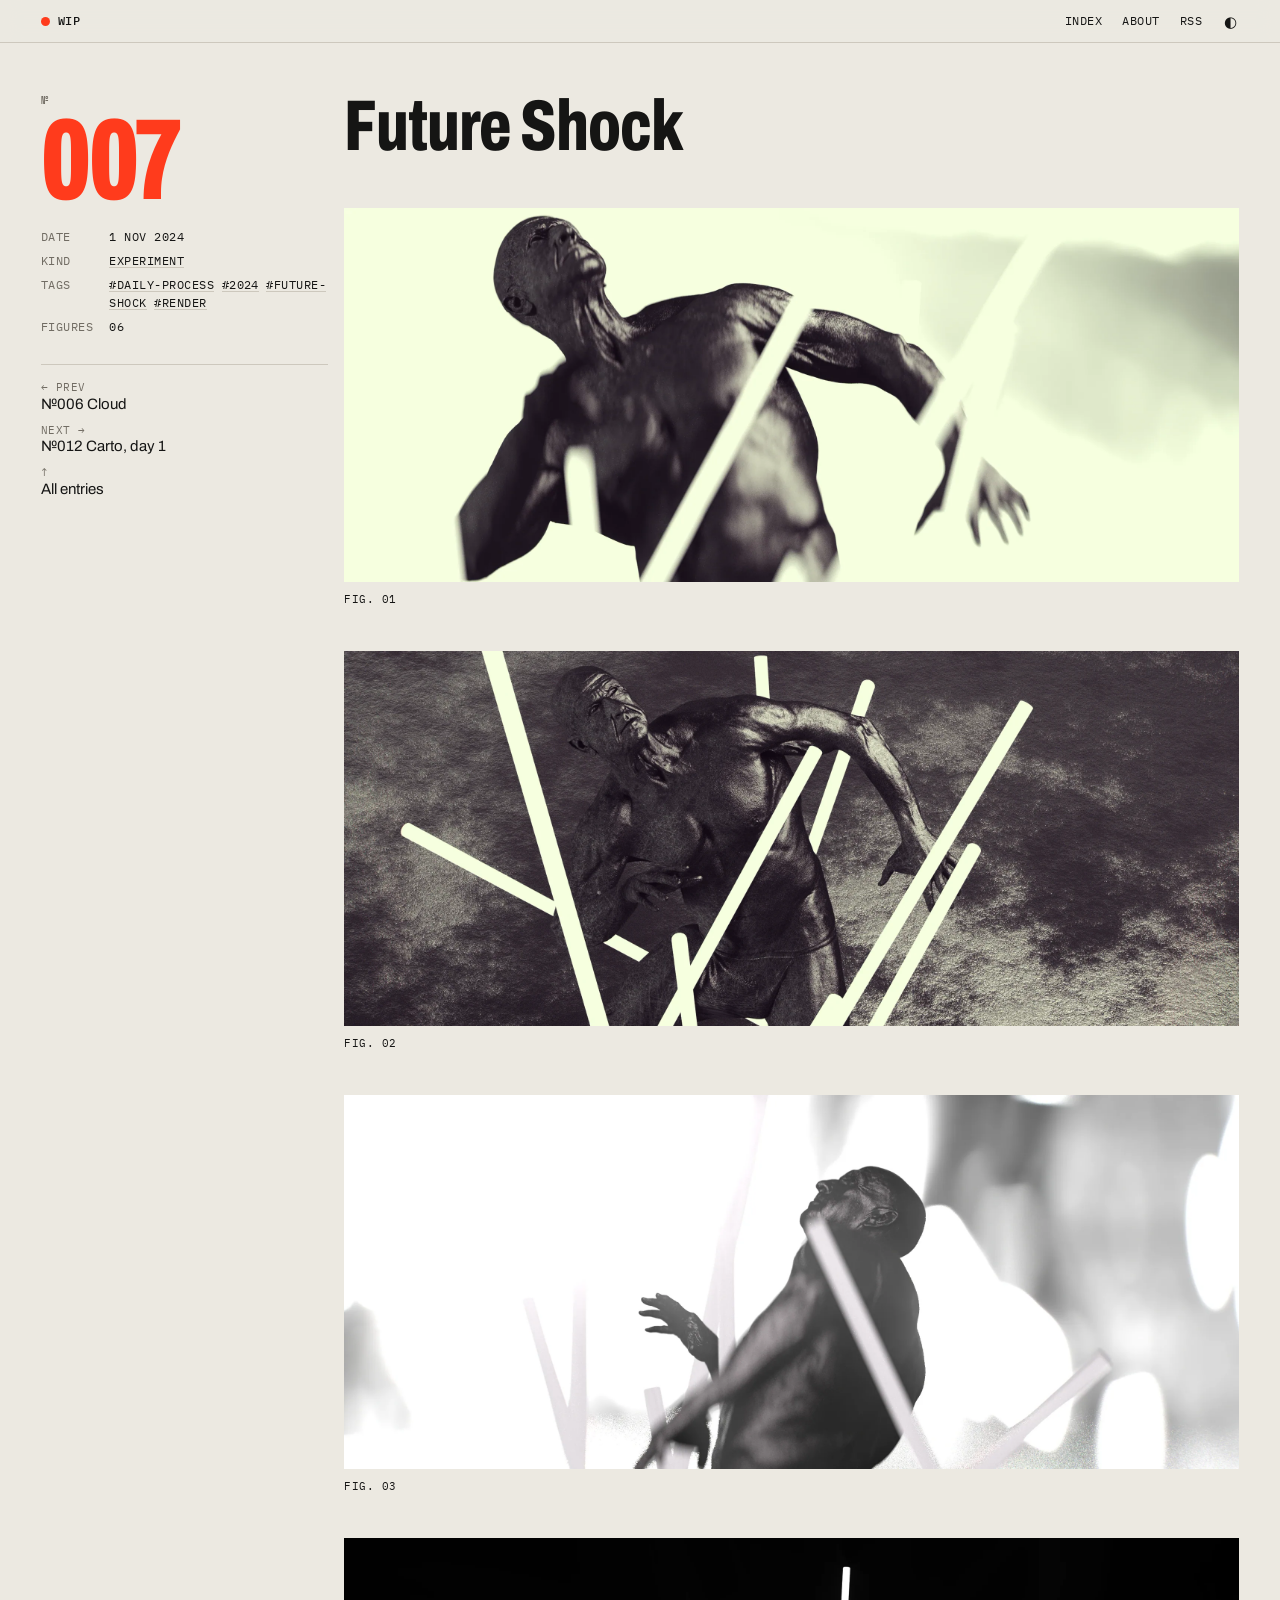
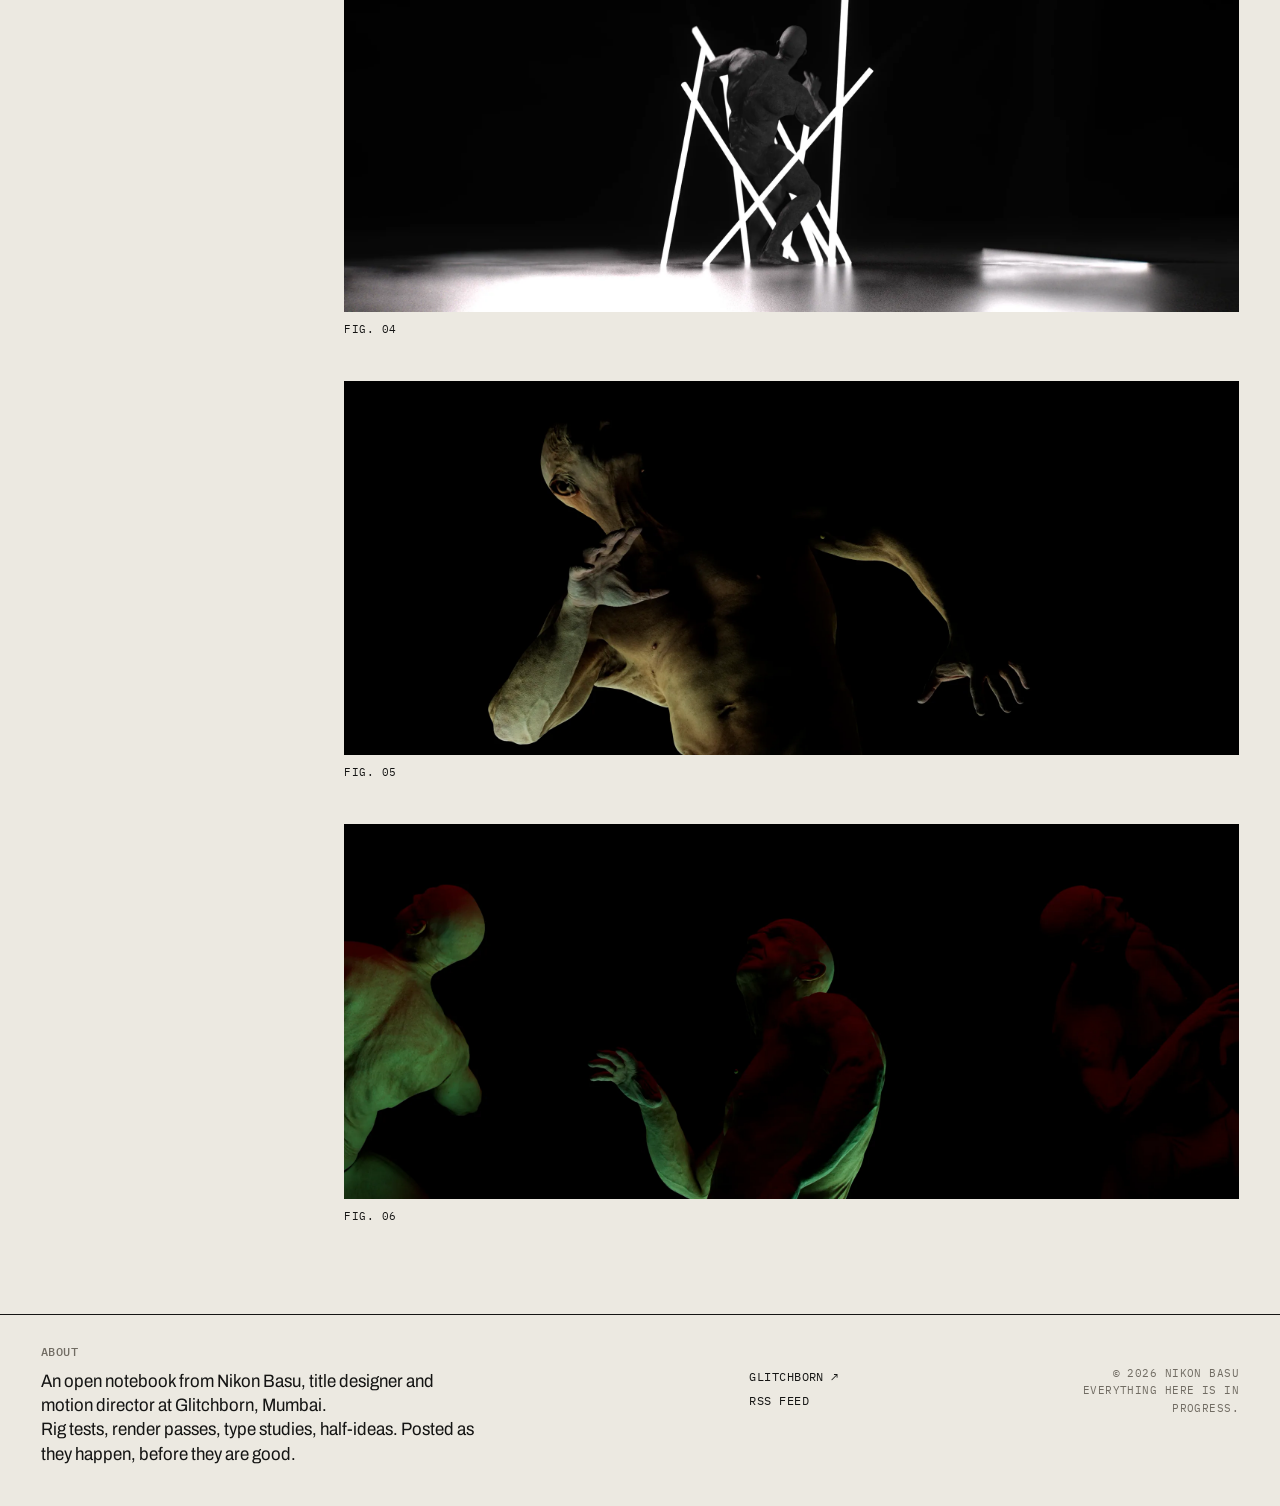
<file: p/future-shock/index.html>
<!doctype html>
<html lang="en">
<head>
<meta charset="utf-8">
<meta name="viewport" content="width=device-width,initial-scale=1">
<title>Future Shock — Works in Progress</title>
<meta name="description" content="Experiment №007 — Works in Progress">
<link rel="canonical" href="https://worksinprogress.in/p/future-shock/">
<meta property="og:site_name" content="Works in Progress">
<meta property="og:type" content="article">
<meta property="og:title" content="Future Shock — Works in Progress">
<meta property="og:description" content="Experiment №007 — Works in Progress">
<meta property="og:url" content="https://worksinprogress.in/p/future-shock/">
<meta property="og:image" content="https://worksinprogress.in/m/future-shock/og-1f914fd6.jpg">
<meta name="twitter:card" content="summary_large_image">
<meta name="theme-color" content="#ECE9E1" media="(prefers-color-scheme: light)">
<meta name="theme-color" content="#0F0F0E" media="(prefers-color-scheme: dark)">
<link rel="icon" href="../../favicon.svg" type="image/svg+xml">
<link rel="alternate" type="application/rss+xml" title="Works in Progress" href="../../feed.xml">
<link rel="preconnect" href="https://fonts.googleapis.com">
<link rel="preconnect" href="https://fonts.gstatic.com" crossorigin>
<link rel="stylesheet" href="https://fonts.googleapis.com/css2?family=Archivo:wdth,wght@62..125,100..900&family=IBM+Plex+Mono:wght@400;500&display=swap">
<link rel="stylesheet" href="../../assets/site.4de25ced.css">
<script>try{var t=localStorage.getItem('wip-theme');if(t)document.documentElement.dataset.theme=t}catch(e){}</script>
</head>
<body class="page-post">
<header class="top">
  <a class="top-mark" href="../../" aria-label="Works in Progress, index"><span class="rec" aria-hidden="true"></span>WIP</a>
  <nav class="top-nav"><a href="../../#index">Index</a><a href="../../#about">About</a><a href="../../feed.xml">RSS</a><button class="theme" type="button" aria-label="Switch light or dark">◐</button></nav>
</header>
<article class="post">
  <aside class="post-side">
    <div class="post-no"><small>№</small>007</div>
    <dl class="post-facts">
      <dt>Date</dt><dd><time datetime="2024-11-01">1 Nov 2024</time></dd>
      <dt>Kind</dt><dd><a href="../../#kind=experiment">Experiment</a></dd>
      <dt>Tags</dt><dd><a href="../../#tag=daily-process">#daily-process</a> <a href="../../#tag=2024">#2024</a> <a href="../../#tag=future-shock">#future-shock</a> <a href="../../#tag=render">#render</a></dd>
      <dt>Figures</dt><dd>06</dd>
      
    </dl>
    <nav class="post-nav"><a rel="prev" href="../../p/cloud/"><span>← Prev</span> №006 Cloud</a><a rel="next" href="../../p/carto-day-1/"><span>Next →</span> №012 Carto, day 1</a><a href="../../#index"><span>↑</span> All entries</a></nav>
  </aside>
  <div class="post-main">
    <h1 class="post-title">Future Shock</h1>
    
    <div class="post-media"><figure class="fig" id="fig-1"><img src="../../m/future-shock/395fd0ac.webp" width="2400" height="1004" alt="" fetchpriority="high" decoding="async"><figcaption><span>Fig. 01</span></figcaption></figure>
<figure class="fig" id="fig-2"><img src="../../m/future-shock/c1ca2612.webp" width="2400" height="1004" alt="" loading="lazy" decoding="async"><figcaption><span>Fig. 02</span></figcaption></figure>
<figure class="fig" id="fig-3"><img src="../../m/future-shock/679aa86b.webp" width="2400" height="1004" alt="" loading="lazy" decoding="async"><figcaption><span>Fig. 03</span></figcaption></figure>
<figure class="fig" id="fig-4"><img src="../../m/future-shock/0ff1cf19.webp" width="2400" height="1004" alt="" loading="lazy" decoding="async"><figcaption><span>Fig. 04</span></figcaption></figure>
<figure class="fig" id="fig-5"><img src="../../m/future-shock/5bf01c82.webp" width="2400" height="1004" alt="" loading="lazy" decoding="async"><figcaption><span>Fig. 05</span></figcaption></figure>
<figure class="fig" id="fig-6"><img src="../../m/future-shock/edf19c51.webp" width="2400" height="1004" alt="" loading="lazy" decoding="async"><figcaption><span>Fig. 06</span></figcaption></figure></div>
  </div>
</article>
<footer class="foot" id="about">
  <div class="foot-about"><h2>About</h2><p>An open notebook from Nikon Basu, title designer and motion director at Glitchborn, Mumbai.<br>Rig tests, render passes, type studies, half-ideas. Posted as they happen, before they are good.</p></div>
  <ul class="foot-links"><li><a href="https://glitchborn.tv" target="_blank" rel="noopener">Glitchborn ↗</a></li><li><a href="../../feed.xml">RSS feed</a></li></ul>
  <p class="foot-small">© 2026 Nikon Basu<br>Everything here is in progress.</p>
</footer>
<script src="../../assets/site.a9cee5e8.js" defer></script>
</body>
</html>
</file>
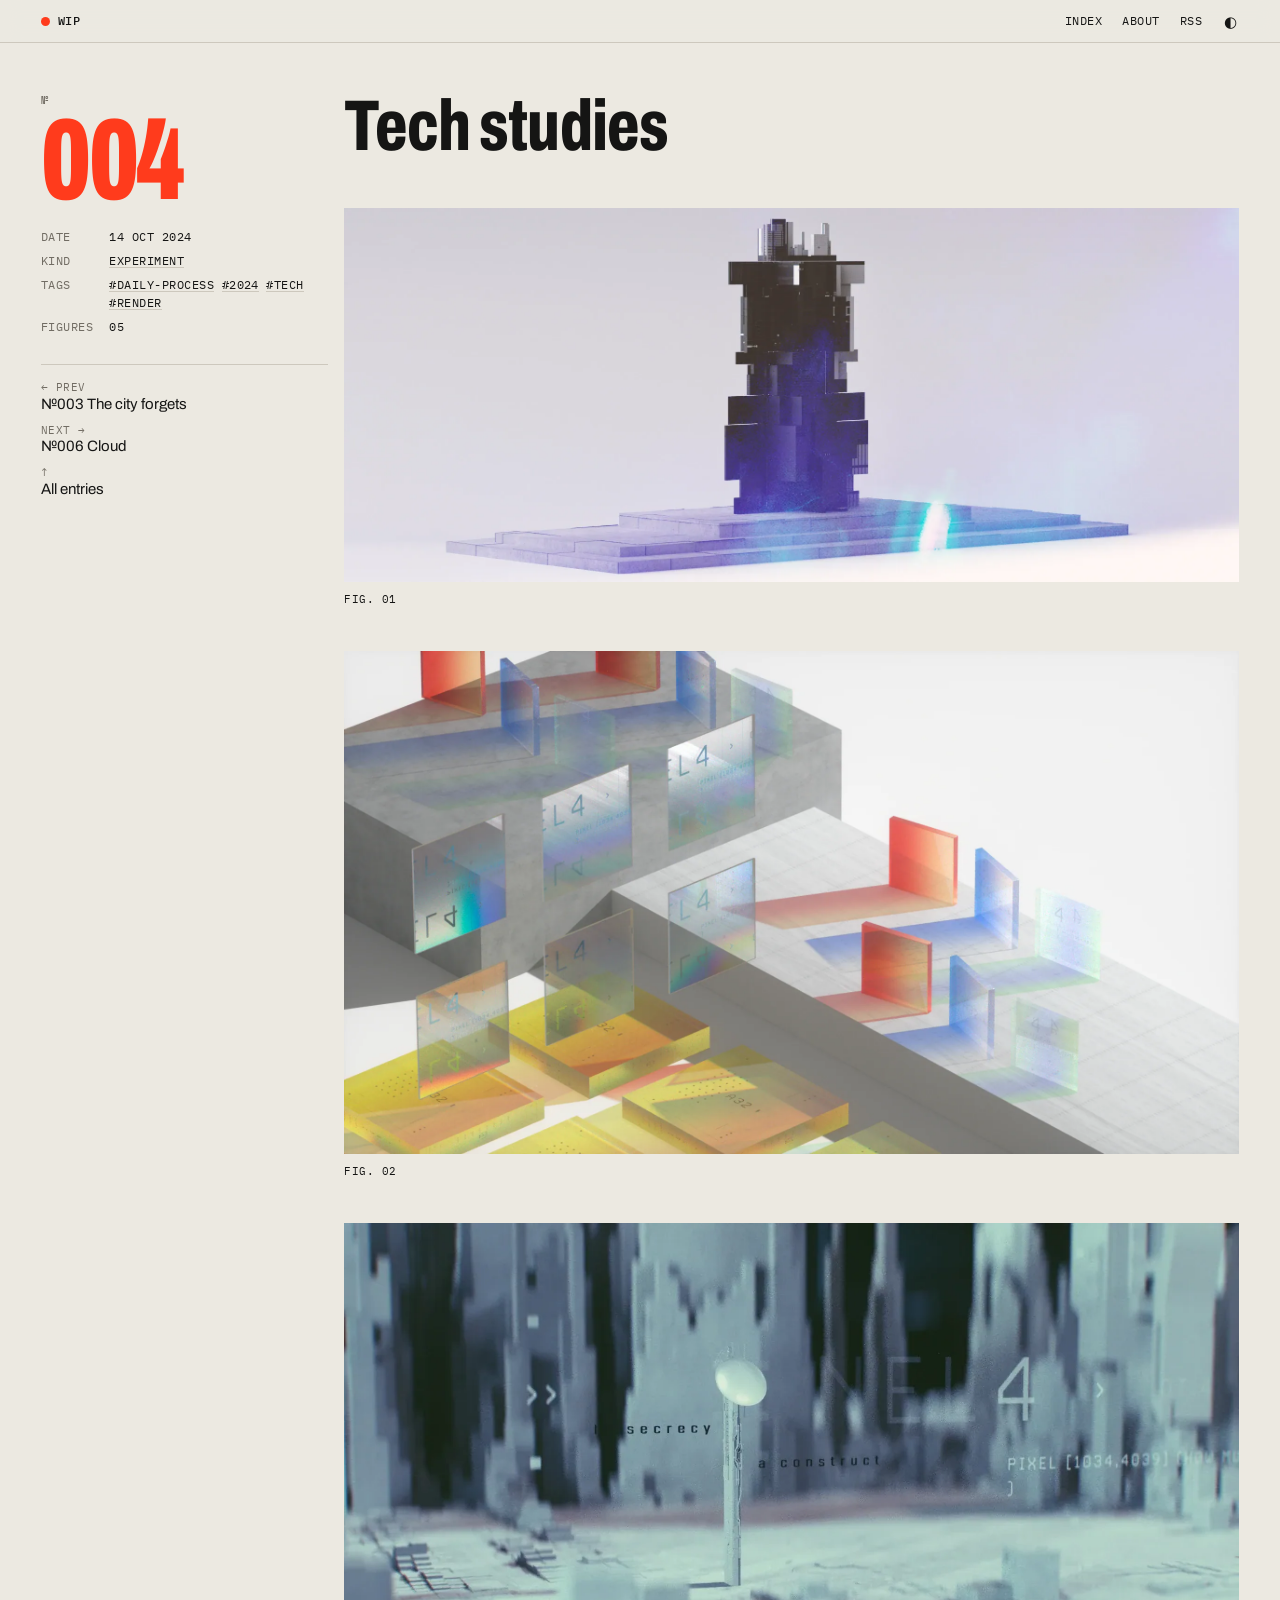
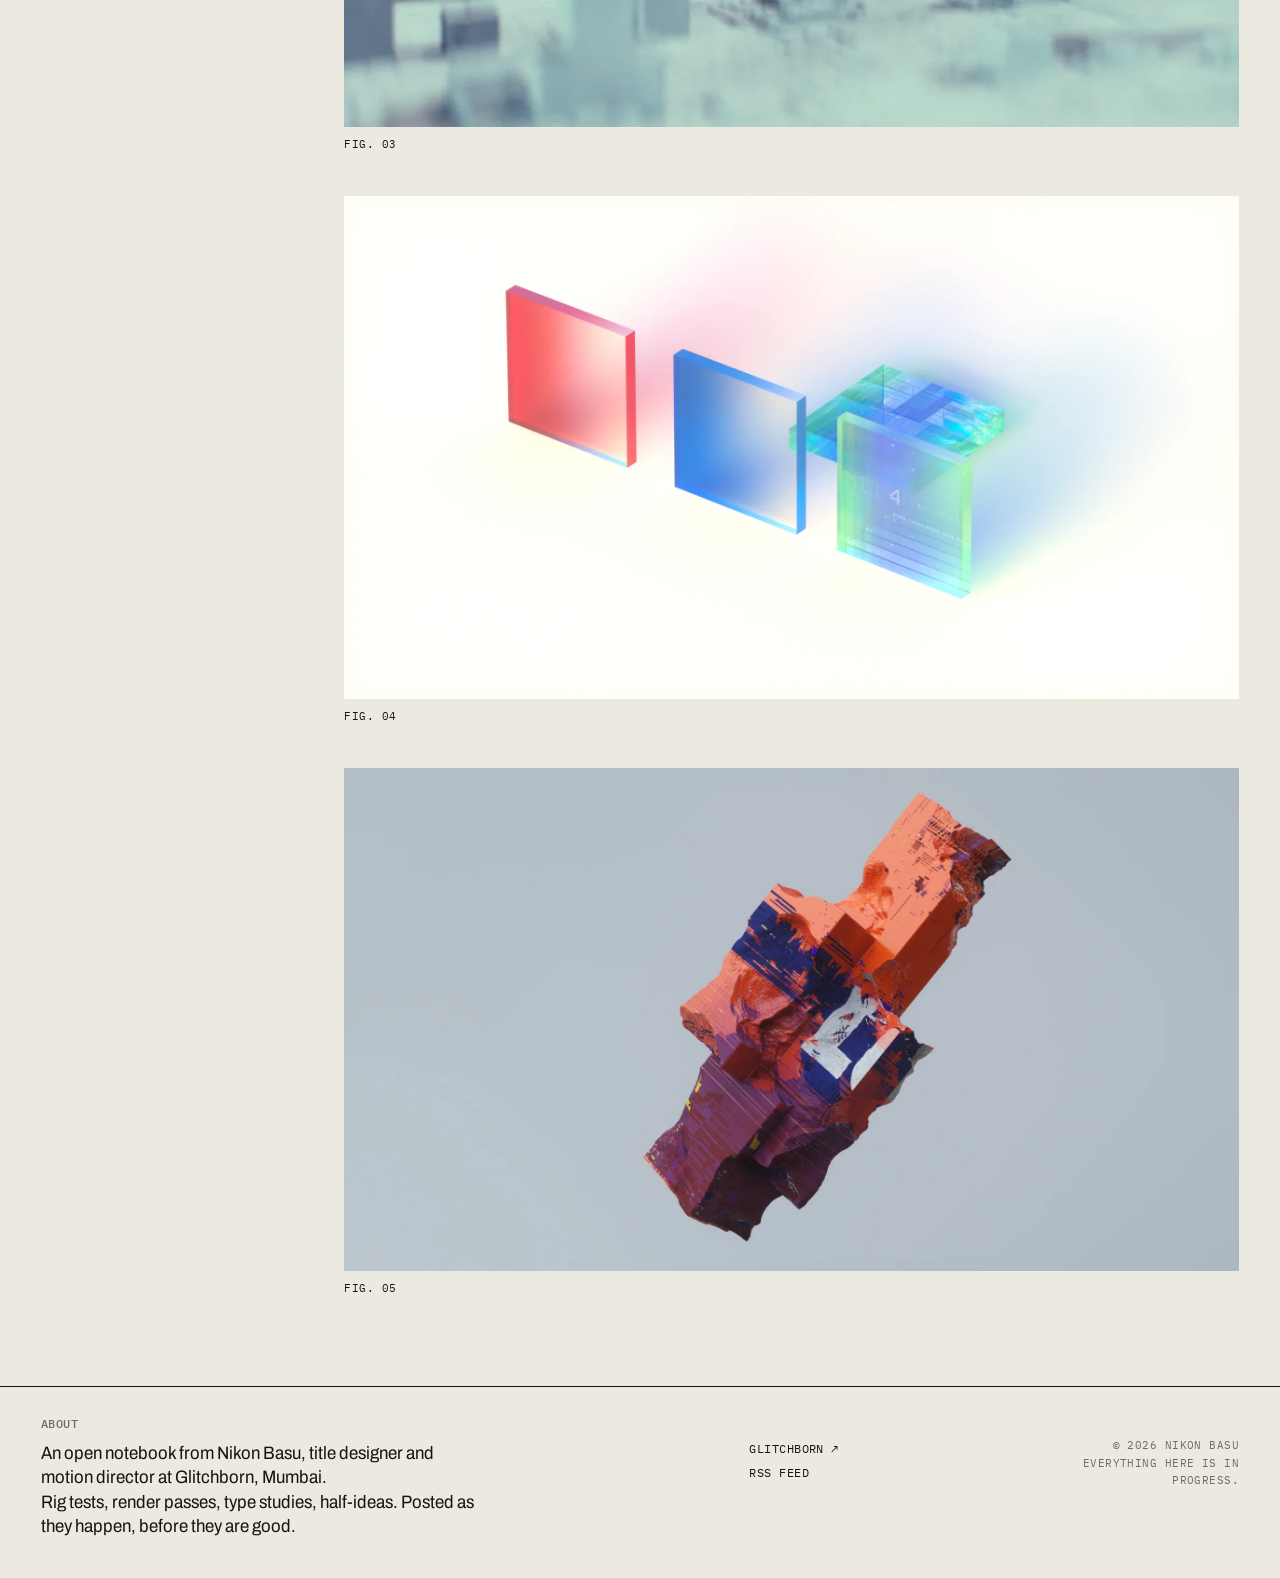
<file: p/tech-studies/index.html>
<!doctype html>
<html lang="en">
<head>
<meta charset="utf-8">
<meta name="viewport" content="width=device-width,initial-scale=1">
<title>Tech studies — Works in Progress</title>
<meta name="description" content="Experiment №004 — Works in Progress">
<link rel="canonical" href="https://worksinprogress.in/p/tech-studies/">
<meta property="og:site_name" content="Works in Progress">
<meta property="og:type" content="article">
<meta property="og:title" content="Tech studies — Works in Progress">
<meta property="og:description" content="Experiment №004 — Works in Progress">
<meta property="og:url" content="https://worksinprogress.in/p/tech-studies/">
<meta property="og:image" content="https://worksinprogress.in/m/tech-studies/og-6ef78867.jpg">
<meta name="twitter:card" content="summary_large_image">
<meta name="theme-color" content="#ECE9E1" media="(prefers-color-scheme: light)">
<meta name="theme-color" content="#0F0F0E" media="(prefers-color-scheme: dark)">
<link rel="icon" href="../../favicon.svg" type="image/svg+xml">
<link rel="alternate" type="application/rss+xml" title="Works in Progress" href="../../feed.xml">
<link rel="preconnect" href="https://fonts.googleapis.com">
<link rel="preconnect" href="https://fonts.gstatic.com" crossorigin>
<link rel="stylesheet" href="https://fonts.googleapis.com/css2?family=Archivo:wdth,wght@62..125,100..900&family=IBM+Plex+Mono:wght@400;500&display=swap">
<link rel="stylesheet" href="../../assets/site.4de25ced.css">
<script>try{var t=localStorage.getItem('wip-theme');if(t)document.documentElement.dataset.theme=t}catch(e){}</script>
</head>
<body class="page-post">
<header class="top">
  <a class="top-mark" href="../../" aria-label="Works in Progress, index"><span class="rec" aria-hidden="true"></span>WIP</a>
  <nav class="top-nav"><a href="../../#index">Index</a><a href="../../#about">About</a><a href="../../feed.xml">RSS</a><button class="theme" type="button" aria-label="Switch light or dark">◐</button></nav>
</header>
<article class="post">
  <aside class="post-side">
    <div class="post-no"><small>№</small>004</div>
    <dl class="post-facts">
      <dt>Date</dt><dd><time datetime="2024-10-14">14 Oct 2024</time></dd>
      <dt>Kind</dt><dd><a href="../../#kind=experiment">Experiment</a></dd>
      <dt>Tags</dt><dd><a href="../../#tag=daily-process">#daily-process</a> <a href="../../#tag=2024">#2024</a> <a href="../../#tag=tech">#tech</a> <a href="../../#tag=render">#render</a></dd>
      <dt>Figures</dt><dd>05</dd>
      
    </dl>
    <nav class="post-nav"><a rel="prev" href="../../p/the-city-forgets/"><span>← Prev</span> №003 The city forgets</a><a rel="next" href="../../p/cloud/"><span>Next →</span> №006 Cloud</a><a href="../../#index"><span>↑</span> All entries</a></nav>
  </aside>
  <div class="post-main">
    <h1 class="post-title">Tech studies</h1>
    
    <div class="post-media"><figure class="fig" id="fig-1"><img src="../../m/tech-studies/3f5af193.webp" width="1920" height="803" alt="" fetchpriority="high" decoding="async"><figcaption><span>Fig. 01</span></figcaption></figure>
<figure class="fig" id="fig-2"><img src="../../m/tech-studies/91e3fe5a.webp" width="1920" height="1080" alt="" loading="lazy" decoding="async"><figcaption><span>Fig. 02</span></figcaption></figure>
<figure class="fig" id="fig-3"><img src="../../m/tech-studies/ce2b97bd.webp" width="1280" height="720" alt="" loading="lazy" decoding="async"><figcaption><span>Fig. 03</span></figcaption></figure>
<figure class="fig" id="fig-4"><img src="../../m/tech-studies/292a37cc.webp" width="1920" height="1080" alt="" loading="lazy" decoding="async"><figcaption><span>Fig. 04</span></figcaption></figure>
<figure class="fig" id="fig-5"><img src="../../m/tech-studies/67d2c43d.webp" width="1920" height="1080" alt="" loading="lazy" decoding="async"><figcaption><span>Fig. 05</span></figcaption></figure></div>
  </div>
</article>
<footer class="foot" id="about">
  <div class="foot-about"><h2>About</h2><p>An open notebook from Nikon Basu, title designer and motion director at Glitchborn, Mumbai.<br>Rig tests, render passes, type studies, half-ideas. Posted as they happen, before they are good.</p></div>
  <ul class="foot-links"><li><a href="https://glitchborn.tv" target="_blank" rel="noopener">Glitchborn ↗</a></li><li><a href="../../feed.xml">RSS feed</a></li></ul>
  <p class="foot-small">© 2026 Nikon Basu<br>Everything here is in progress.</p>
</footer>
<script src="../../assets/site.a9cee5e8.js" defer></script>
</body>
</html>
</file>
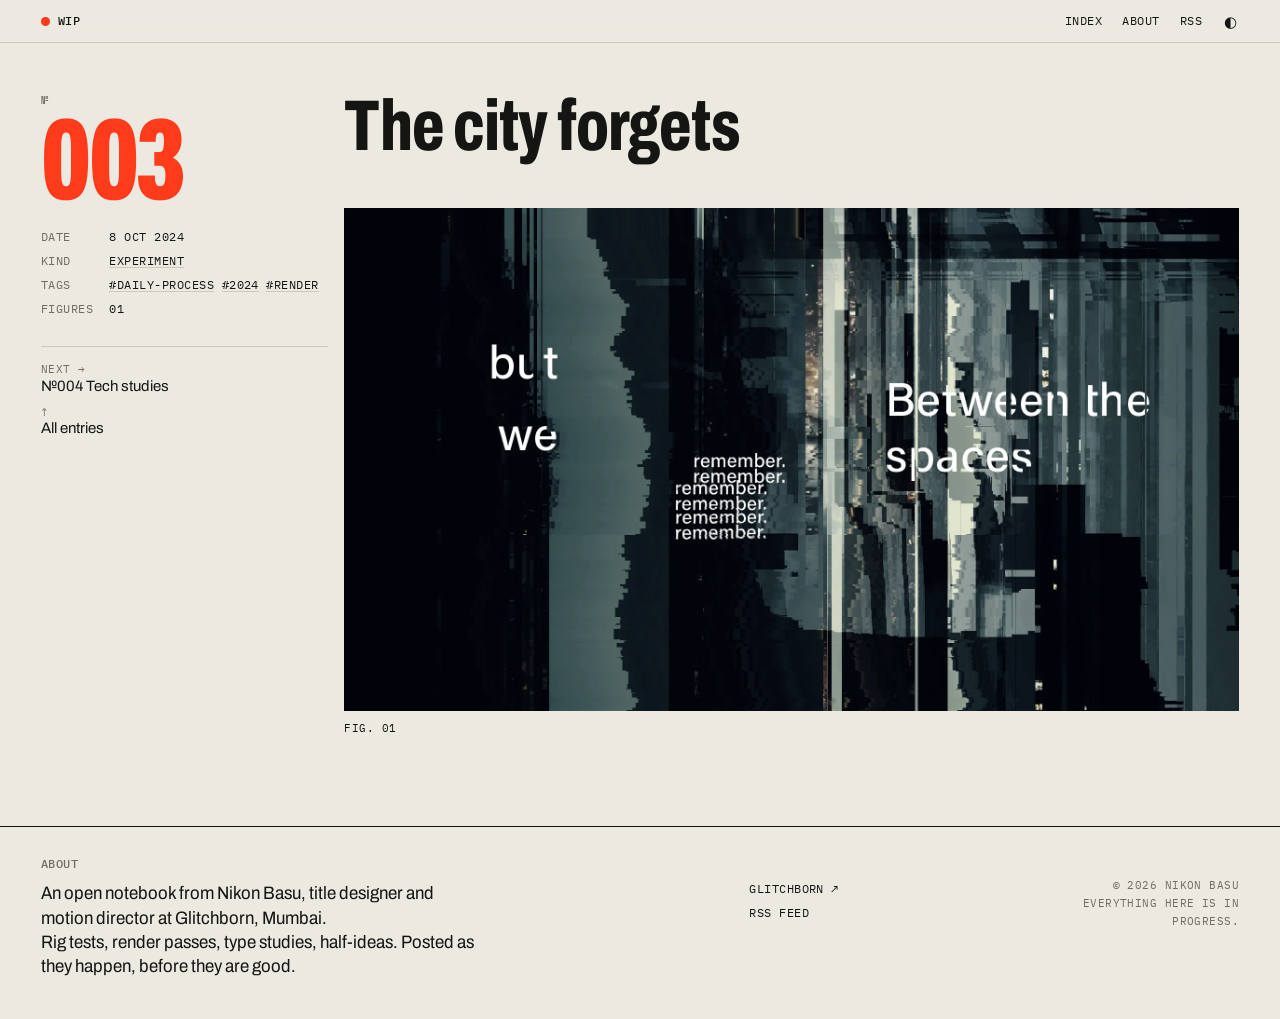
<file: p/the-city-forgets/index.html>
<!doctype html>
<html lang="en">
<head>
<meta charset="utf-8">
<meta name="viewport" content="width=device-width,initial-scale=1">
<title>The city forgets — Works in Progress</title>
<meta name="description" content="Experiment №003 — Works in Progress">
<link rel="canonical" href="https://worksinprogress.in/p/the-city-forgets/">
<meta property="og:site_name" content="Works in Progress">
<meta property="og:type" content="article">
<meta property="og:title" content="The city forgets — Works in Progress">
<meta property="og:description" content="Experiment №003 — Works in Progress">
<meta property="og:url" content="https://worksinprogress.in/p/the-city-forgets/">
<meta property="og:image" content="https://worksinprogress.in/m/the-city-forgets/og-291ebdd7.jpg">
<meta name="twitter:card" content="summary_large_image">
<meta name="theme-color" content="#ECE9E1" media="(prefers-color-scheme: light)">
<meta name="theme-color" content="#0F0F0E" media="(prefers-color-scheme: dark)">
<link rel="icon" href="../../favicon.svg" type="image/svg+xml">
<link rel="alternate" type="application/rss+xml" title="Works in Progress" href="../../feed.xml">
<link rel="preconnect" href="https://fonts.googleapis.com">
<link rel="preconnect" href="https://fonts.gstatic.com" crossorigin>
<link rel="stylesheet" href="https://fonts.googleapis.com/css2?family=Archivo:wdth,wght@62..125,100..900&family=IBM+Plex+Mono:wght@400;500&display=swap">
<link rel="stylesheet" href="../../assets/site.4de25ced.css">
<script>try{var t=localStorage.getItem('wip-theme');if(t)document.documentElement.dataset.theme=t}catch(e){}</script>
</head>
<body class="page-post">
<header class="top">
  <a class="top-mark" href="../../" aria-label="Works in Progress, index"><span class="rec" aria-hidden="true"></span>WIP</a>
  <nav class="top-nav"><a href="../../#index">Index</a><a href="../../#about">About</a><a href="../../feed.xml">RSS</a><button class="theme" type="button" aria-label="Switch light or dark">◐</button></nav>
</header>
<article class="post">
  <aside class="post-side">
    <div class="post-no"><small>№</small>003</div>
    <dl class="post-facts">
      <dt>Date</dt><dd><time datetime="2024-10-08">8 Oct 2024</time></dd>
      <dt>Kind</dt><dd><a href="../../#kind=experiment">Experiment</a></dd>
      <dt>Tags</dt><dd><a href="../../#tag=daily-process">#daily-process</a> <a href="../../#tag=2024">#2024</a> <a href="../../#tag=render">#render</a></dd>
      <dt>Figures</dt><dd>01</dd>
      
    </dl>
    <nav class="post-nav"><a rel="next" href="../../p/tech-studies/"><span>Next →</span> №004 Tech studies</a><a href="../../#index"><span>↑</span> All entries</a></nav>
  </aside>
  <div class="post-main">
    <h1 class="post-title">The city forgets</h1>
    
    <div class="post-media"><figure class="fig" id="fig-1"><img src="../../m/the-city-forgets/8efc2959.webp" width="1920" height="1080" alt="" fetchpriority="high" decoding="async"><figcaption><span>Fig. 01</span></figcaption></figure></div>
  </div>
</article>
<footer class="foot" id="about">
  <div class="foot-about"><h2>About</h2><p>An open notebook from Nikon Basu, title designer and motion director at Glitchborn, Mumbai.<br>Rig tests, render passes, type studies, half-ideas. Posted as they happen, before they are good.</p></div>
  <ul class="foot-links"><li><a href="https://glitchborn.tv" target="_blank" rel="noopener">Glitchborn ↗</a></li><li><a href="../../feed.xml">RSS feed</a></li></ul>
  <p class="foot-small">© 2026 Nikon Basu<br>Everything here is in progress.</p>
</footer>
<script src="../../assets/site.a9cee5e8.js" defer></script>
</body>
</html>
</file>
<file: assets/site.4de25ced.css>
/* worksinprogress.in — lab notebook on a Swiss grid. (v2)
   Archivo (variable width) for type, IBM Plex Mono for every label and number. */

:root {
  --paper: #ECE9E1;
  --ink: #151514;
  --muted: #716C63;
  --rule: #CDC8BD;
  --tile: #E0DCD2;
  --accent: #FF3B1C;
  --display: "Archivo", ui-sans-serif, system-ui, sans-serif;
  --mono: "IBM Plex Mono", ui-monospace, "SF Mono", Menlo, Consolas, monospace;
  --pad: clamp(16px, 3.2vw, 44px);
  --gap: 16px;
  color-scheme: light;
}
@media (prefers-color-scheme: dark) {
  :root:not([data-theme="light"]) {
    --paper: #0F0F0E; --ink: #EAE6DD; --muted: #8D887E; --rule: #2C2B28; --tile: #1A1A18; --accent: #FF4A2B;
    color-scheme: dark;
  }
}
:root[data-theme="dark"] {
  --paper: #0F0F0E; --ink: #EAE6DD; --muted: #8D887E; --rule: #2C2B28; --tile: #1A1A18; --accent: #FF4A2B;
  color-scheme: dark;
}

*, *::before, *::after { box-sizing: border-box; }
html { -webkit-text-size-adjust: 100%; }
body {
  margin: 0;
  background: var(--paper);
  color: var(--ink);
  font-family: var(--display);
  font-size: 16px;
  line-height: 1.5;
  font-variation-settings: "wdth" 100;
  -webkit-font-smoothing: antialiased;
}
a { color: inherit; }
img, video { display: block; max-width: 100%; }
:focus-visible { outline: 2px solid var(--accent); outline-offset: 2px; }
::selection { background: var(--accent); color: #fff; }

/* labels: every small uppercase thing is mono */
.top, .filters, .entry-meta, .badge, .stats, .post-facts, .post-nav, figcaption, .foot h2, .foot-links, .foot-small, .empty, .post-no small {
  font-family: var(--mono);
  text-transform: uppercase;
  letter-spacing: .04em;
}

/* ---------- top bar ---------- */
.top {
  position: sticky; top: 0; z-index: 10;
  display: flex; justify-content: space-between; align-items: center;
  padding: 12px var(--pad);
  font-size: 12px;
  border-bottom: 1px solid var(--rule);
  background: color-mix(in srgb, var(--paper) 90%, transparent);
  -webkit-backdrop-filter: blur(10px);
  backdrop-filter: blur(10px);
}
.top a { text-decoration: none; }
.top-mark { display: flex; align-items: center; gap: 8px; font-weight: 500; }
.rec { width: 9px; height: 9px; border-radius: 50%; background: var(--accent); animation: rec 1.6s steps(1) infinite; }
@keyframes rec { 50% { opacity: .15; } }
.top-nav { display: flex; gap: clamp(12px, 2vw, 20px); align-items: center; }
.top-nav a:hover { color: var(--accent); }
.theme { font: inherit; font-size: 15px; line-height: 1; background: none; border: 0; padding: 0 2px; color: inherit; cursor: pointer; }
.theme:hover { color: var(--accent); }

/* ---------- masthead ---------- */
.mast { padding: clamp(18px, 3.6vw, 44px) var(--pad) 0; }
.wordmark {
  margin: 0;
  font-weight: 850;
  font-variation-settings: "wdth" 62;
  font-size: 12.2vw;            /* site.js fits it to the exact width */
  line-height: .8;
  letter-spacing: -.012em;
  text-transform: uppercase;
  white-space: nowrap;
}
.wordmark span { display: inline-block; }
.mast-row {
  display: grid; gap: 18px;
  margin-top: clamp(16px, 2.4vw, 30px);
  padding-bottom: clamp(18px, 2.6vw, 32px);
  border-bottom: 1px solid var(--ink);
}
.tagline {
  margin: 0; max-width: 32ch;
  font-size: clamp(18px, 1.9vw, 26px); line-height: 1.18; font-weight: 420;
  font-variation-settings: "wdth" 88;
}
.stats { display: flex; flex-wrap: wrap; gap: 8px 28px; margin: 0; font-size: 12px; }
.stats dt { color: var(--muted); }
.stats dd { margin: 2px 0 0; }
@media (min-width: 800px) {
  .mast-row { grid-template-columns: repeat(12, 1fr); gap: var(--gap); align-items: end; }
  .tagline { grid-column: 1 / span 6; }
  .stats { grid-column: 8 / span 5; justify-content: flex-end; }
}

/* ---------- filters ---------- */
.filters {
  display: flex; flex-wrap: wrap; align-items: baseline; gap: 8px 28px;
  padding: 12px var(--pad);
  border-bottom: 1px solid var(--rule);
  font-size: 12px;
  scroll-margin-top: 44px;
}
.chips, .tags, .views { display: flex; flex-wrap: wrap; gap: 2px 16px; }
.views { margin-left: auto; }
.filters button {
  font: inherit; text-transform: inherit; letter-spacing: inherit;
  background: none; border: 0; padding: 4px 0; color: var(--muted); cursor: pointer;
}
.filters button:hover:not(:disabled) { color: var(--ink); }
.filters button:disabled { opacity: .35; cursor: default; }
.filters button[aria-pressed="true"] { color: var(--ink); box-shadow: inset 0 -2px var(--accent); }
.filters sup { font-size: 9px; margin-left: 3px; vertical-align: 4px; }
.tags button { text-transform: none; }

/* ---------- feed: grid (contact sheet) ---------- */
.feed { padding: clamp(20px, 3vw, 36px) var(--pad) clamp(48px, 6vw, 80px); }
.feed[data-view="grid"] {
  display: grid;
  grid-template-columns: repeat(auto-fill, minmax(min(100%, 250px), 1fr));
  gap: clamp(28px, 3vw, 40px) var(--gap);
}
.entry[hidden] { display: none; }
.entry > a { display: block; text-decoration: none; color: inherit; }
.entry-media { position: relative; aspect-ratio: 1; overflow: hidden; background: var(--tile); }
.entry-media img, .entry-media video {
  width: 100%; height: 100%; object-fit: cover;
  transition: transform .6s cubic-bezier(.2, .7, .2, 1);
}
.entry > a:hover .entry-media img, .entry > a:hover .entry-media video { transform: scale(1.03); }
.entry-media.is-text { display: flex; align-items: flex-end; padding: clamp(14px, 1.6vw, 20px); }
.thought-text {
  margin: 0;
  font-size: clamp(19px, 1.6vw, 23px); line-height: 1.14; font-weight: 520;
  font-variation-settings: "wdth" 80;
  display: -webkit-box; -webkit-line-clamp: 8; -webkit-box-orient: vertical; overflow: hidden;
}
.thought-text::before { content: "\201C"; display: block; height: .5em; margin-bottom: .2em; color: var(--accent); font-size: 2.6em; line-height: .9; font-weight: 800; }
.badge {
  position: absolute; top: 8px; right: 8px;
  padding: 3px 6px; font-size: 10px; line-height: 1.3;
  background: var(--paper); color: var(--ink);
}
.badge-play { top: auto; bottom: 8px; left: 8px; right: auto; }
.badge-draft { left: 8px; right: auto; background: var(--accent); color: #fff; }
.is-text .badge-draft { top: 8px; }
.entry-meta { display: flex; gap: 12px; margin-top: 10px; font-size: 11px; color: var(--muted); }
.entry-meta .no { color: var(--ink); }
.entry > a:hover .no { color: var(--accent); }
.entry-title {
  margin: 3px 0 0;
  font-size: 19px; line-height: 1.15; font-weight: 620;
  font-variation-settings: "wdth" 84;
}
.entry-excerpt { display: none; }
.is-draft .entry-media { outline: 1px dashed var(--accent); outline-offset: 3px; }

/* ---------- feed: log (notebook rows) ---------- */
.feed[data-view="log"] { padding-top: 0; }
.feed[data-view="log"] .entry > a {
  display: grid; grid-template-columns: 1fr 88px; column-gap: 16px; row-gap: 2px;
  padding: 16px 0; border-bottom: 1px solid var(--rule); align-items: start;
}
.feed[data-view="log"] .entry-meta { grid-column: 1; grid-row: 1; margin: 0; }
.feed[data-view="log"] .entry-title { grid-column: 1; grid-row: 2; font-size: 21px; margin: 0; }
.feed[data-view="log"] .entry-excerpt { grid-column: 1; grid-row: 3; display: block; margin: 4px 0 0; max-width: 62ch; color: var(--muted); font-size: 15px; line-height: 1.45; }
.feed[data-view="log"] .entry-media { grid-column: 2; grid-row: 1 / span 3; }
.feed[data-view="log"] .entry-media.is-text { visibility: hidden; }
.feed[data-view="log"] .badge:not(.badge-draft) { display: none; }
.feed[data-view="log"] .entry > a:hover .entry-title { color: var(--accent); }
@media (min-width: 800px) {
  .feed[data-view="log"] .entry > a { grid-template-columns: repeat(12, 1fr); column-gap: var(--gap); padding: 20px 0; }
  .feed[data-view="log"] .entry-meta { grid-column: 1 / span 3; grid-row: 1 / span 2; flex-direction: column; gap: 2px; }
  .feed[data-view="log"] .entry-title { grid-column: 4 / span 5; grid-row: 1; font-size: 24px; }
  .feed[data-view="log"] .entry-excerpt { grid-column: 4 / span 5; grid-row: 2; }
  .feed[data-view="log"] .entry-media { grid-column: 10 / span 3; grid-row: 1 / span 2; aspect-ratio: 16 / 10; }
}
.empty { padding: 48px var(--pad); color: var(--muted); font-size: 12px; margin: 0; }

/* ---------- post ---------- */
.post { display: grid; gap: 28px; padding: clamp(24px, 4vw, 56px) var(--pad) clamp(56px, 7vw, 96px); }
.post-no {
  font-weight: 850; font-variation-settings: "wdth" 62;
  font-size: clamp(72px, 9vw, 150px); line-height: .78; letter-spacing: -.02em;
  color: var(--accent);
}
.post-no small { display: block; font-size: 12px; font-weight: 500; letter-spacing: .04em; line-height: 1; margin-bottom: 10px; color: var(--muted); }
.post-facts { display: grid; grid-template-columns: auto 1fr; gap: 6px 16px; margin: 22px 0 0; font-size: 12px; }
.post-facts dt { color: var(--muted); }
.post-facts dd { margin: 0; }
.post-facts a { text-decoration: none; box-shadow: inset 0 -1px var(--rule); }
.post-facts a:hover { color: var(--accent); box-shadow: inset 0 -1px var(--accent); }
.draft-flag { color: var(--accent); }
.post-nav { display: flex; flex-direction: column; gap: 10px; margin-top: 28px; padding-top: 16px; border-top: 1px solid var(--rule); font-size: 12px; }
.post-nav a { text-decoration: none; text-transform: none; letter-spacing: 0; font-family: var(--display); font-size: 15px; line-height: 1.25; }
.post-nav a span { display: block; font-family: var(--mono); font-size: 11px; letter-spacing: .04em; text-transform: uppercase; color: var(--muted); }
.post-nav a:hover { color: var(--accent); }
.post-title {
  margin: 0; max-width: 18ch;
  font-weight: 780; font-variation-settings: "wdth" 70;
  font-size: clamp(38px, 5.6vw, 92px); line-height: .92; letter-spacing: -.012em;
}
.prose { margin-top: clamp(20px, 2.4vw, 32px); font-size: 18px; line-height: 1.55; font-variation-settings: "wdth" 96; }
.prose > :not(.fig) { max-width: 64ch; }
.prose p { margin: 0 0 1em; }
.prose h2, .prose h3 { font-variation-settings: "wdth" 75; line-height: 1.1; margin: 1.6em 0 .45em; }
.prose h2 { font-size: 1.6em; } .prose h3 { font-size: 1.25em; }
.prose ul, .prose ol { padding-left: 1.2em; margin: 0 0 1em; }
.prose li::marker { color: var(--accent); }
.prose blockquote { margin: 1.2em 0; padding-left: 16px; border-left: 3px solid var(--accent); color: var(--muted); }
.prose code { font-family: var(--mono); font-size: .84em; background: var(--tile); padding: 1px 5px; }
.prose pre { background: var(--tile); padding: 14px 16px; overflow: auto; font-size: 13px; line-height: 1.5; }
.prose pre code { background: none; padding: 0; }
.prose a { text-decoration-color: var(--accent); text-underline-offset: 3px; text-decoration-thickness: 1px; }
.prose a:hover { color: var(--accent); }
.prose hr { border: 0; border-top: 1px solid var(--rule); margin: 2em 0; }
.prose .fig { margin: 1.8em 0; }
.inline-img { display: inline-block; height: 1.6em; width: auto; vertical-align: middle; }
.post.is-thought .prose { font-size: clamp(22px, 2.3vw, 32px); line-height: 1.28; font-variation-settings: "wdth" 86; }
.post.is-thought .prose > * { max-width: 40ch; }
.post-media { display: grid; gap: clamp(28px, 3.4vw, 48px); margin-top: clamp(28px, 4vw, 48px); }
.fig { margin: 0; }
.fig img, .fig video { width: 100%; height: auto; background: var(--tile); }
.fig img { cursor: zoom-in; }
.fig-video video { cursor: pointer; }
.fig-video video[controls] { cursor: auto; }
figcaption { display: flex; gap: 14px; margin-top: 9px; font-size: 11px; color: var(--muted); }
figcaption span { color: var(--ink); flex: none; }
@media (min-width: 900px) {
  .post { grid-template-columns: repeat(12, 1fr); gap: var(--gap); }
  .post-side { grid-column: 1 / span 3; position: sticky; top: 72px; align-self: start; }
  .post-main { grid-column: 4 / span 9; }
}
.lost { padding: clamp(40px, 8vw, 120px) var(--pad); font-size: 20px; }
.lost p { max-width: 36ch; }

/* ---------- lightbox ---------- */
.lightbox {
  position: fixed; inset: 0; z-index: 50;
  display: grid; place-items: center; padding: clamp(12px, 3vw, 40px);
  background: color-mix(in srgb, var(--paper) 96%, transparent);
  cursor: zoom-out;
}
.lightbox img { max-width: 100%; max-height: 100%; object-fit: contain; }

/* ---------- footer ---------- */
.foot { display: grid; gap: 22px; padding: 28px var(--pad) 40px; border-top: 1px solid var(--ink); }
.foot h2 { margin: 0 0 8px; font-size: 12px; font-weight: 500; color: var(--muted); }
.foot-about p { margin: 0; max-width: 44ch; font-size: 18px; line-height: 1.35; font-variation-settings: "wdth" 92; }
.foot-links { list-style: none; margin: 0; padding: 0; font-size: 12px; line-height: 2; }
.foot-links a { text-decoration: none; }
.foot-links a:hover { color: var(--accent); }
.foot-small { margin: 0; font-size: 11px; color: var(--muted); line-height: 1.6; }
@media (min-width: 800px) {
  .foot { grid-template-columns: repeat(12, 1fr); gap: var(--gap); }
  .foot-about { grid-column: 1 / span 6; }
  .foot-links { grid-column: 8 / span 3; padding-top: 22px; }
  .foot-small { grid-column: 11 / span 2; padding-top: 22px; text-align: right; }
}

@media (prefers-reduced-motion: reduce) {
  .rec { animation: none; }
  .entry-media img, .entry-media video { transition: none; }
}
</file>
